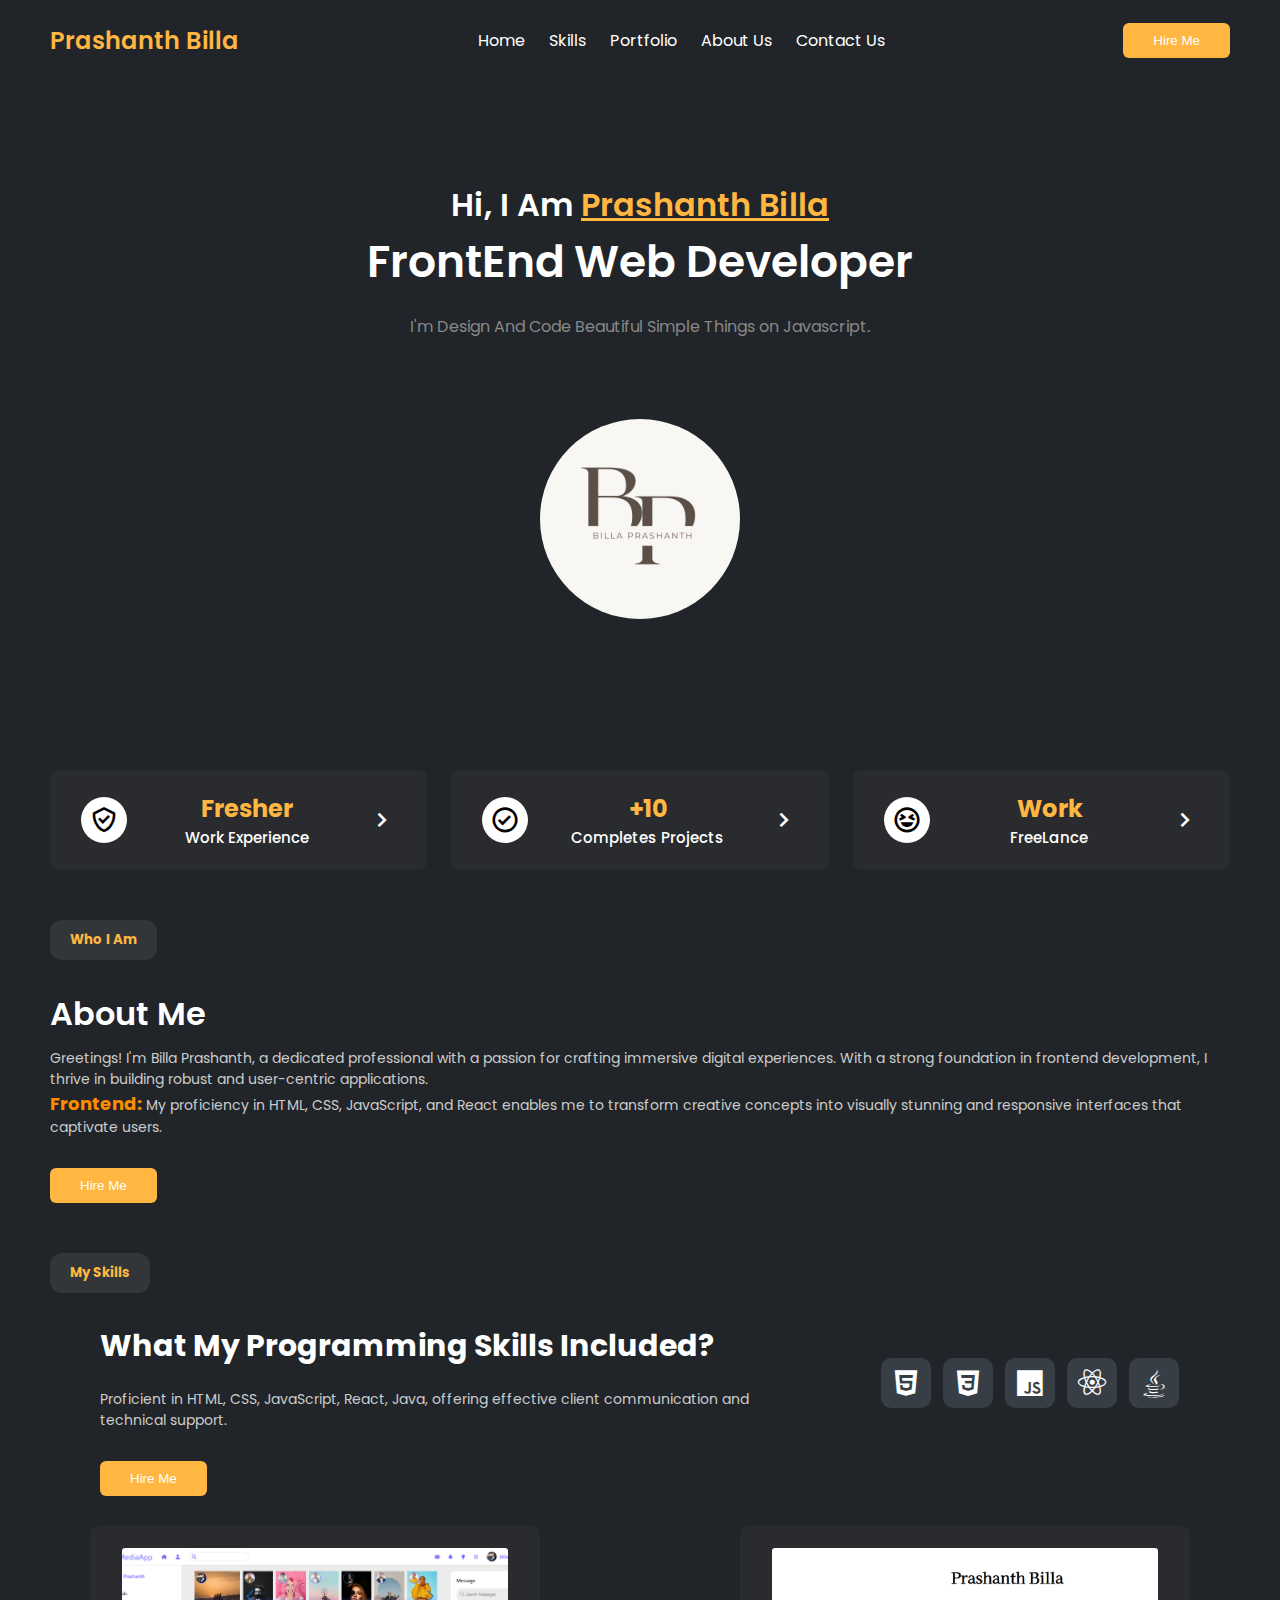
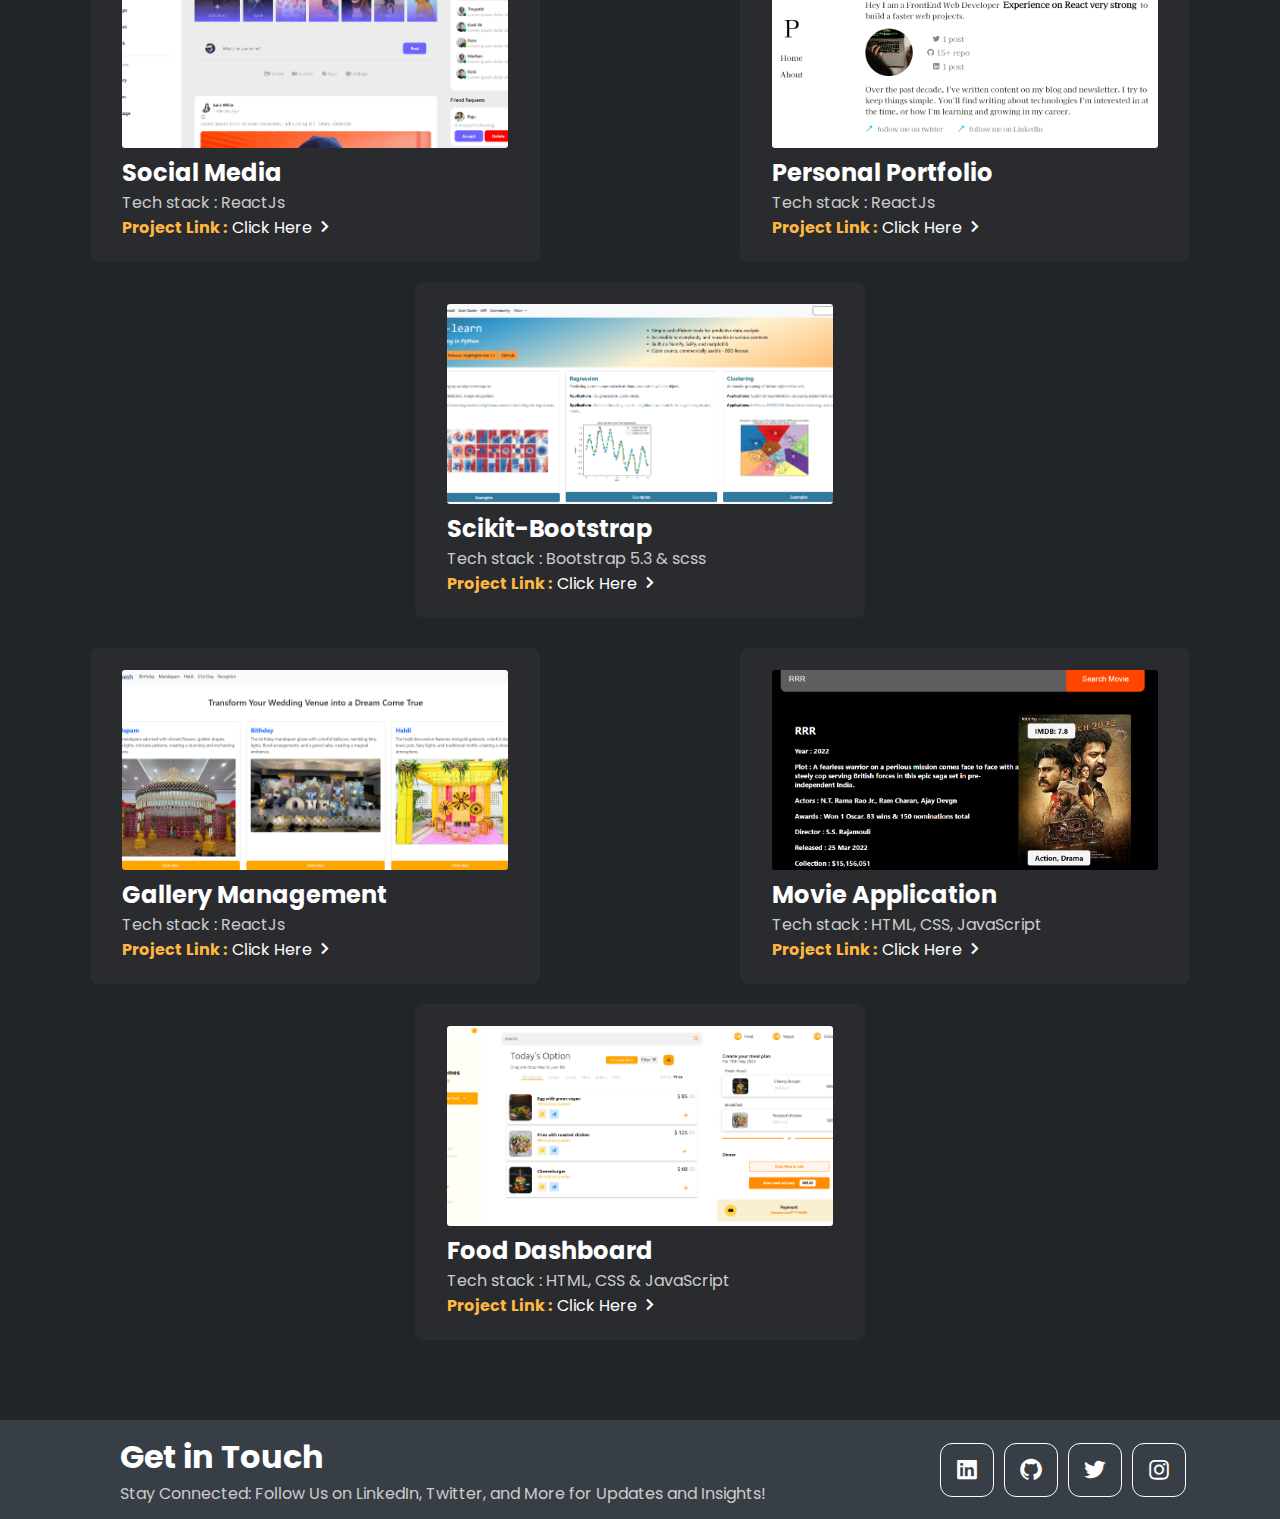
<file: index.html>
<!DOCTYPE html>
<html lang="en">
  <head>
    <meta charset="UTF-8" />
    <meta name="viewport" content="width=device-width, initial-scale=1.0" />
    <link
      href="https://unpkg.com/boxicons@2.1.4/css/boxicons.min.css"
      rel="stylesheet"
    />
    <link rel="stylesheet" href="./style.css" />
    <title>Portfolio-Dashboard</title>
  </head>
  <body>
    <div class="navbar">
      <h2>Prashanth Billa</h2>
      <ul>
        <li><a href="#">Home</a></li>
        <li><a href="#skills">Skills</a></li>
        <li><a href="#">Portfolio</a></li>
        <li><a href="#about">About Us</a></li>
        <li><a href="#contact">Contact Us</a></li>
      </ul>

      <button class="Hire-btn">
        <a href="https://mail.google.com/mail/u/0/#inbox" target="_blank"
          >Hire Me</a
        >
      </button>
    </div>

    <div class="main">
      <h4>Hi, I Am <span>Prashanth Billa</span></h4>
      <p class="title">FrontEnd Web Developer</p>
      <p class="subtitle">
        I'm Design And Code Beautiful Simple Things on Javascript.
      </p>
      <img src="./assets/Prashanth-Logo-2.png" />
    </div>

    <div class="guarantee">
      <div class="item">
        <div class="icon">
          <i class="bx bx-check-shield"></i>
        </div>
        <div class="info">
          <h3>Fresher</h3>
          <p>Work Experience</p>
        </div>
        <i class="bx bx-chevron-right"></i>
      </div>

      <div class="item">
        <div class="icon">
          <i class="bx bx-check-circle"></i>
        </div>
        <div class="info">
          <h3>+10</h3>
          <p>Completes Projects</p>
        </div>
        <i class="bx bx-chevron-right"></i>
      </div>

      <div class="item">
        <div class="icon">
          <i class="bx bx-laugh"></i>
        </div>
        <div class="info">
          <h3>Work</h3>
          <p>FreeLance</p>
        </div>
        <i class="bx bx-chevron-right"></i>
      </div>
    </div>

    <h5 class="separator">Who I Am</h5>
    <div class="about" id="about">
      <!-- <img src="assets/profile.jpg" /> -->
      <div class="info">
        <h3>About Me</h3>
        <p>
          Greetings! I'm Billa Prashanth, a dedicated professional with a
          passion for crafting immersive digital experiences. With a strong
          foundation in frontend development, I thrive in building robust and
          user-centric applications.
        </p>
        <p>
          <strong class="p-strong">Frontend:</strong>
          My proficiency in HTML, CSS, JavaScript, and React enables me to
          transform creative concepts into visually stunning and responsive
          interfaces that captivate users.
        </p>
        <!-- <p>
          <strong class="p-strong">Backend:</strong>
          Leveraging Node.js and Express.js, I specialize in developing
          efficient server-side solutions that power dynamic web applications
          with seamless functionality.
        </p>
        <p>
          <strong class="p-strong">Database:</strong>
          I have a knack for working with MongoDB, ensuring data persistence and
          management that aligns perfectly with the needs of modern web
          applications.
        </p> -->
        <button class="Hire-btn">
          <a href="https://mail.google.com/mail/u/0/#inbox" target="_blank"
            >Hire Me</a
          >
        </button>
      </div>
    </div>

    <h5 class="separator">My Skills</h5>

    <div class="skills" id="skills">
      <div class="left">
        <div class="info">
          <h3>What My Programming Skills Included?</h3>
          <p>
            Proficient in HTML, CSS, JavaScript, React, Java, offering effective client
            communication and technical support.
          </p>
        </div>
        <button class="Hire-btn">Hire Me</button>
      </div>
      <div class="right">
        <div class="item">
          <i class="bx bxl-html5"></i>
        </div>
        <div class="item">
          <i class="bx bxl-css3"></i>
        </div>
        <div class="item">
          <i class="bx bxl-javascript"></i>
        </div>
        <div class="item">
          <i class="bx bxl-react"></i>
        </div>
        <!-- <div class="item">
          <i class="bx bxl-mongodb"></i>
        </div> -->
        <!-- <div class="item">
          <i class="bx bxl-nodejs"></i>
        </div> -->
        <!-- <div class="item">
          <i class="bx bxl-bootstrap"></i>
        </div> -->
        <div class="item">
          <i class="bx bxl-java"></i>
        </div>
      </div>
    </div>
    <!-- Project Section -->
    <div class="project">
      <div class="project-item">
        <img src="assets/SocialMedia.png" />
        <div class="headings">
          <h2>Social Media</h2>
          <p>Tech stack : ReactJs</p>
        </div>
        <div class="link">
          <strong>Project Link : </strong>
          <a href="https://social-media-bice-mu.vercel.app/" target="_blank">
            Click Here
            <i class="bx bx-chevron-right"></i>
          </a>
        </div>
      </div>

      <div class="project-item">
        <img src="assets/portfoliooo.png" class="second-img" />
        <div class="headings">
          <h2>Personal Portfolio</h2>
          <p>Tech stack : ReactJs</p>
        </div>
        <div class="link">
          <strong>Project Link : </strong>
          <a href="https://portfolio1-omega-eight.vercel.app/" target="_blank">
            Click Here
            <i class="bx bx-chevron-right"></i>
          </a>
        </div>
      </div>

      <div class="project-item">
        <img src="assets/Scikit-Project1.png" />
        <div class="headings">
          <h2>Scikit-Bootstrap</h2>
          <p>Tech stack : Bootstrap 5.3 & scss</p>
        </div>
        <div class="link">
          <strong>Project Link : </strong>
          <a href="https://scikit-bootstrap.vercel.app/" target="_blank">
            Click Here
            <i class="bx bx-chevron-right"></i>
          </a>
        </div>
      </div>
    </div>
    <div class="project">
      <div class="project-item">
        <img src="assets/Birthday.png" />
        <div class="headings">
          <h2>Gallery Management</h2>
          <p>Tech stack : ReactJs</p>
        </div>
        <div class="link">
          <strong>Project Link : </strong>
          <a
            href="https://gallery-management-seven.vercel.app/"
            target="_blank"
          >
            Click Here
            <i class="bx bx-chevron-right"></i>
          </a>
        </div>
      </div>

      <div class="project-item">
        <img src="assets/Movie-info-Project1.png" class="second-img" />
        <div class="headings">
          <h2>Movie Application</h2>
          <p>Tech stack : HTML, CSS, JavaScript</p>
        </div>
        <div class="link">
          <strong>Project Link : </strong>
          <a href="https://movie-application-jade.vercel.app/" target="_blank">
            Click Here
            <i class="bx bx-chevron-right"></i>
          </a>
        </div>
      </div>

      <div class="project-item">
        <img src="assets/Food-delivery-dashboard.png" />
        <div class="headings">
          <h2>Food Dashboard</h2>
          <p>Tech stack : HTML, CSS & JavaScript</p>
        </div>
        <div class="link">
          <strong>Project Link : </strong>
          <a href="https://food-dashboard1.vercel.app/" target="_blank">
            Click Here
            <i class="bx bx-chevron-right"></i>
          </a>
        </div>
      </div>
    </div>

    <!-- Footer Section -->
    <footer>
      <div class="left" id="contact">
        <h1>Get in Touch</h1>
        <p>
          Stay Connected: Follow Us on LinkedIn, Twitter, and More for Updates
          and Insights!
        </p>
      </div>
      <div class="right">
        <div class="item">
          <a
            href="https://www.linkedin.com/in/prashanth-billa-583aa02b4/"
            target="_blank"
          >
            <i class="bx bxl-linkedin-square"></i>
          </a>
        </div>
        <div class="item">
          <a href="https://github.com/billaprashanth" target="_blank">
            <i class="bx bxl-github"></i>
          </a>
        </div>
        <div class="item">
          <a href="https://twitter.com/PrashanthBillab" target="_blank">
            <i class="bx bxl-twitter"></i>
          </a>
        </div>
        <div class="item">
          <a href="" target="_blank">
            <i class="bx bxl-instagram"></i>
          </a>
        </div>
      </div>
    </footer>
  </body>
</html>
</file>
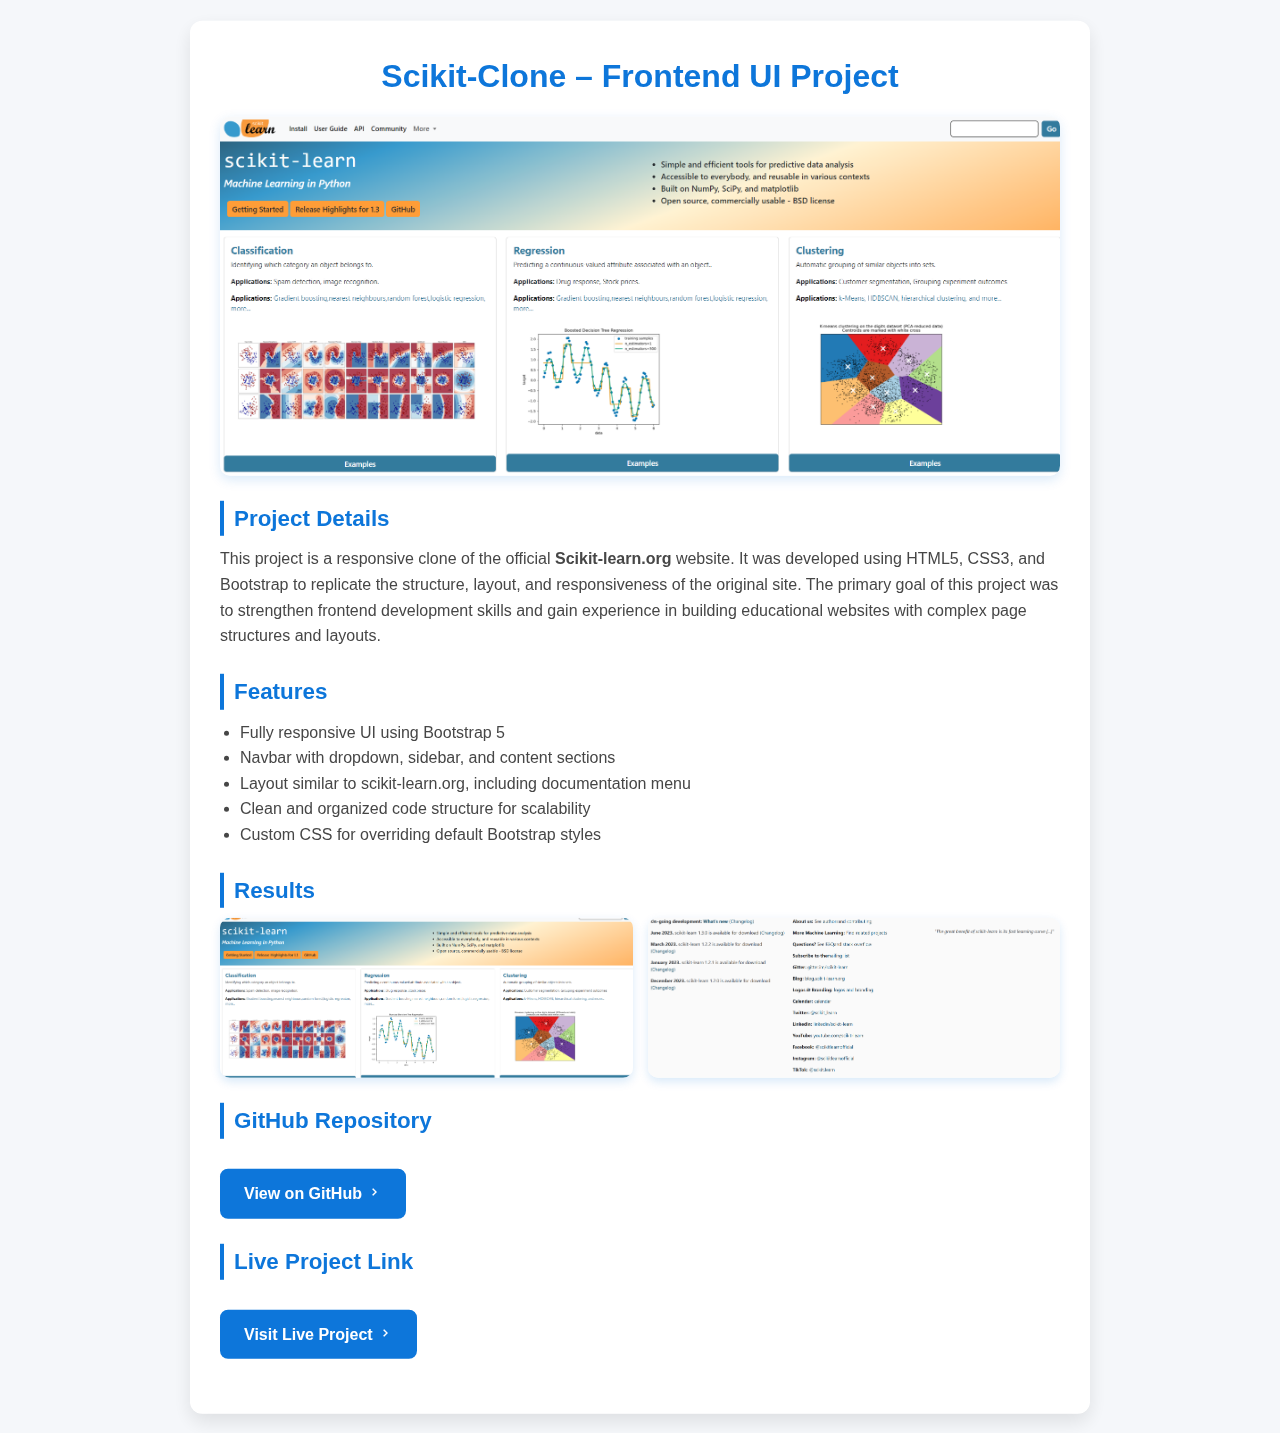
<file: Sections/bootstrap_web.html>
<!DOCTYPE html>
<html lang="en">
<head>
  <meta charset="UTF-8" />
  <meta name="viewport" content="width=device-width, initial-scale=1" />
  <title>Scikit-Clone - Frontend UI Project</title>
  <link href="https://cdn.jsdelivr.net/npm/boxicons@2.1.4/css/boxicons.min.css" rel="stylesheet" />
  <style>
    * {
      margin: 0;
      padding: 0;
      box-sizing: border-box;
      font-family: 'Segoe UI', Tahoma, Geneva, Verdana, sans-serif;
    }
    body {
      background: #f5f7fa;
      color: #333;
      line-height: 1.6;
      padding: 20px;
      min-height: 100vh;
      display: flex;
      justify-content: center;
      align-items: center;
    }
    .container {
      background: #fff;
      max-width: 900px;
      width: 100%;
      padding: 30px;
      border-radius: 12px;
      box-shadow: 0 8px 20px rgba(0,0,0,0.1);
      overflow: hidden;
    }
    h1 {
      font-size: 2rem;
      margin-bottom: 15px;
      color: #0a74da;
      text-align: center;
    }
    .project-image {
      width: 100%;
      max-height: 400px;
      object-fit: contain;
      border-radius: 10px;
      margin-bottom: 25px;
      box-shadow: 0 4px 12px rgba(10, 116, 218, 0.15);
      display: block;
      margin-left: auto;
      margin-right: auto;
    }
    .section {
      margin-bottom: 25px;
    }
    .section h2 {
      font-size: 1.4rem;
      margin-bottom: 10px;
      border-left: 4px solid #0a74da;
      padding-left: 10px;
      color: #0a74da;
    }
    .section p, .section ul {
      font-size: 1rem;
      color: #444;
    }
    ul {
      list-style-type: disc;
      margin-left: 20px;
    }
    .btn-link {
      display: inline-block;
      background-color: #0a74da;
      color: white;
      padding: 12px 24px;
      text-decoration: none;
      border-radius: 8px;
      font-weight: 600;
      transition: background-color 0.3s ease;
      margin-top: 20px;
      text-align: center;
    }
    .btn-link:hover {
      background-color: #084ca3;
    }
    .results-grid {
      display: grid;
      grid-template-columns: repeat(auto-fit, minmax(250px, 1fr));
      gap: 15px;
    }
    .results-grid img {
      width: 100%;
      height: 160px;
      object-fit: cover;
      border-radius: 10px;
      box-shadow: 0 4px 10px rgba(10, 116, 218, 0.15);
      transition: transform 0.3s ease;
      cursor: pointer;
    }
    .results-grid img:hover {
      transform: scale(1.05);
    }
    @media (max-width: 600px) {
      h1 {
        font-size: 1.6rem;
      }
      .container {
        padding: 20px;
      }
    }
  </style>
</head>
<body>
  <div class="container">
    <h1>Scikit-Clone – Frontend UI Project</h1>
    <img
      src="../assets/Scikit-Project1.png"
      alt="Scikit Clone UI"
      class="project-image"
    />

    <div class="section">
      <h2>Project Details</h2>
      <p>
        This project is a responsive clone of the official <strong>Scikit-learn.org</strong> website. It was developed using HTML5, CSS3, and Bootstrap to replicate the structure, layout, and responsiveness of the original site.
        The primary goal of this project was to strengthen frontend development skills and gain experience in building educational websites with complex page structures and layouts.
      </p>
    </div>

    <div class="section">
      <h2>Features</h2>
      <ul>
        <li>Fully responsive UI using Bootstrap 5</li>
        <li>Navbar with dropdown, sidebar, and content sections</li>
        <li>Layout similar to scikit-learn.org, including documentation menu</li>
        <li>Clean and organized code structure for scalability</li>
        <li>Custom CSS for overriding default Bootstrap styles</li>
      </ul>
    </div>

    <div class="section">
      <h2>Results</h2>
      <div class="results-grid">
        <img src="../assets/Scikit-Project1.png" alt="Home Page" />
        <img src="../assets/bootstrap_results.png" alt="Documentation Page" />
      </div>
    </div>

    <div class="section">
      <h2>GitHub Repository</h2>
      <a
        href="https://github.com/billaprashanth/Scikit-Bootstrap"
        target="_blank"
        rel="noopener noreferrer"
        class="btn-link"
      >
        View on GitHub <i class="bx bx-chevron-right"></i>
      </a>
    </div>

    <div class="section">
      <h2>Live Project Link</h2>
      <a
        href="https://scikit-bootstrap.vercel.app/"
        target="_blank"
        rel="noopener noreferrer"
        class="btn-link"
      >
        Visit Live Project <i class="bx bx-chevron-right"></i>
      </a>
    </div>
  </div>

  <script src="https://cdnjs.cloudflare.com/ajax/libs/gsap/3.12.2/gsap.min.js"></script>
  <script>
    window.onload = () => {
      gsap.from(".container", {
        duration: 1.2,
        y: 50,
        opacity: 0,
        ease: "power3.out",
      });
    };
  </script>
</body>
</html>
</file>
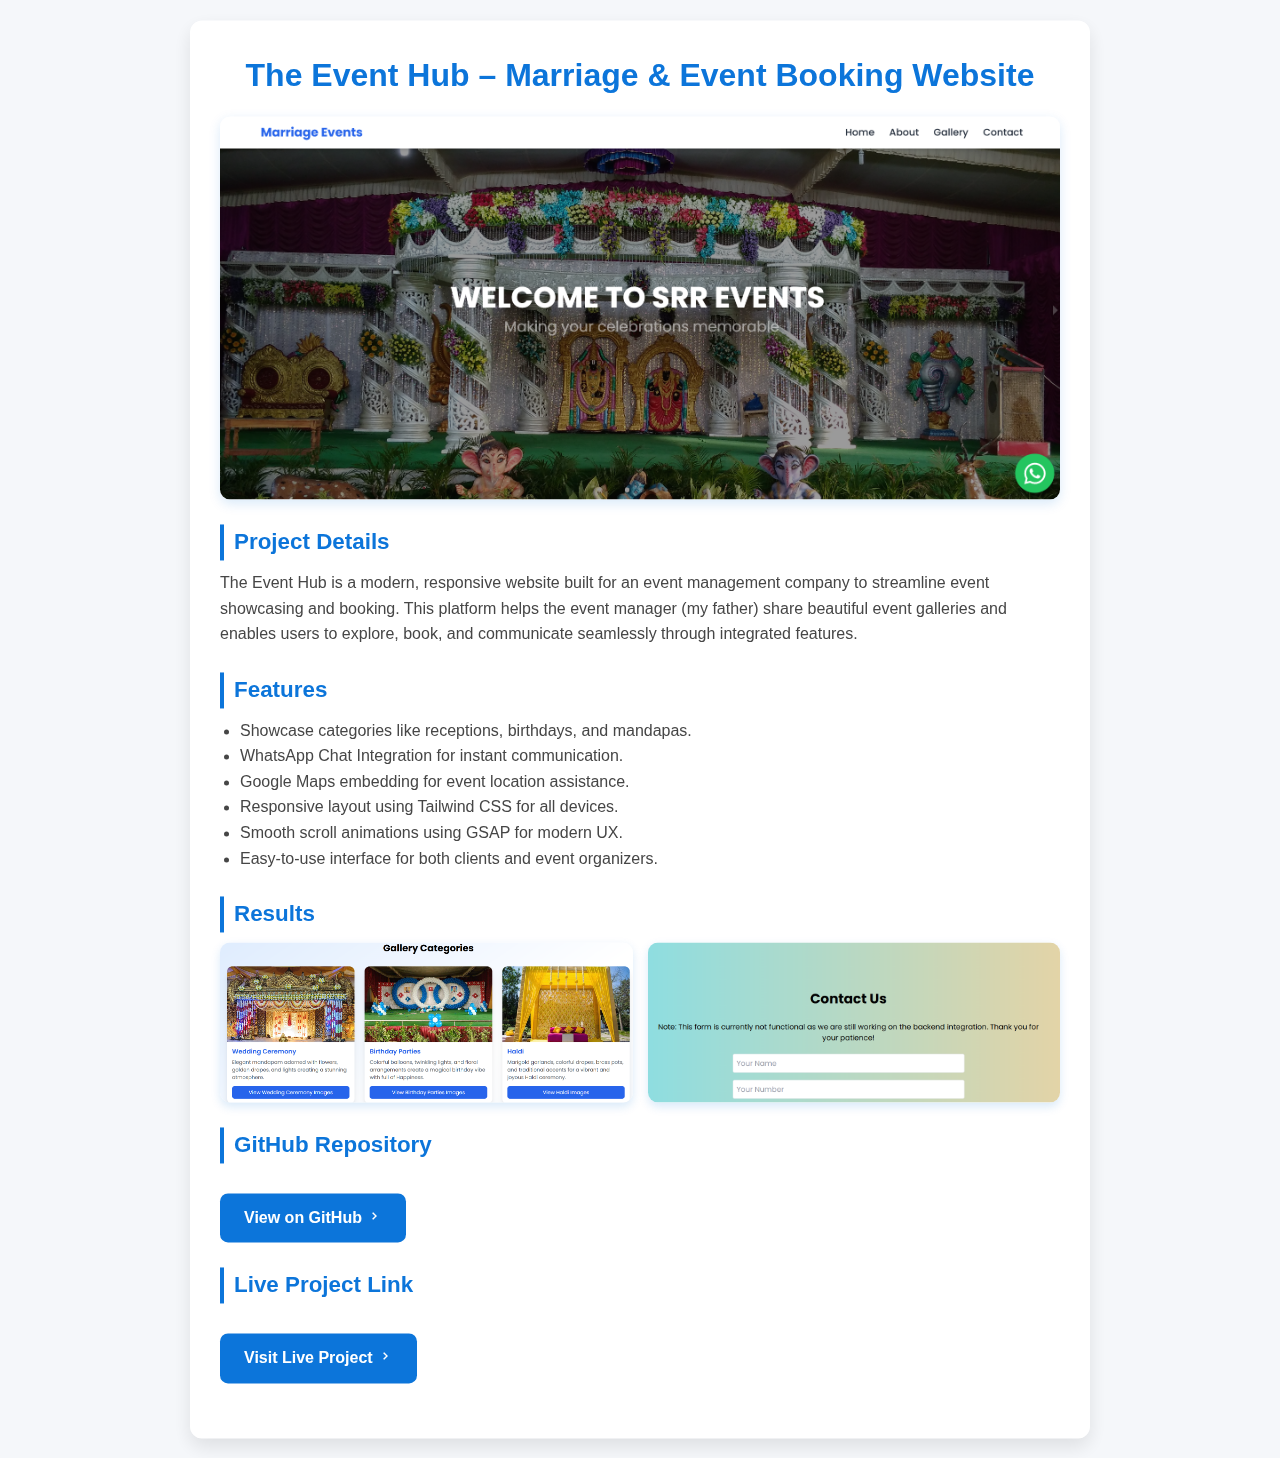
<file: Sections/event_web.html>
<!DOCTYPE html>
<html lang="en">
<head>
  <meta charset="UTF-8" />
  <meta name="viewport" content="width=device-width, initial-scale=1" />
  <title>The Event Hub - Marriage & Event Booking Website</title>
  <link href="https://cdn.jsdelivr.net/npm/boxicons@2.1.4/css/boxicons.min.css" rel="stylesheet" />
  <style>
    * {
      margin: 0;
      padding: 0;
      box-sizing: border-box;
      font-family: 'Segoe UI', Tahoma, Geneva, Verdana, sans-serif;
    }
    body {
      background: #f5f7fa;
      color: #333;
      line-height: 1.6;
      padding: 20px;
      min-height: 100vh;
      display: flex;
      justify-content: center;
      align-items: center;
    }
    .container {
      background: #fff;
      max-width: 900px;
      width: 100%;
      padding: 30px;
      border-radius: 12px;
      box-shadow: 0 8px 20px rgba(0,0,0,0.1);
      overflow: hidden;
    }
    h1 {
      font-size: 2rem;
      margin-bottom: 15px;
      color: #0a74da;
      text-align: center;
    }
    .project-image {
      width: 100%;
      max-height: 400px;
      object-fit: contain;
      border-radius: 10px;
      margin-bottom: 25px;
      box-shadow: 0 4px 12px rgba(10, 116, 218, 0.15);
      display: block;
      margin-left: auto;
      margin-right: auto;
    }
    .section {
      margin-bottom: 25px;
    }
    .section h2 {
      font-size: 1.4rem;
      margin-bottom: 10px;
      border-left: 4px solid #0a74da;
      padding-left: 10px;
      color: #0a74da;
    }
    .section p, .section ul {
      font-size: 1rem;
      color: #444;
    }
    ul {
      list-style-type: disc;
      margin-left: 20px;
    }
    .btn-link {
      display: inline-block;
      background-color: #0a74da;
      color: white;
      padding: 12px 24px;
      text-decoration: none;
      border-radius: 8px;
      font-weight: 600;
      transition: background-color 0.3s ease;
      margin-top: 20px;
      text-align: center;
    }
    .btn-link:hover {
      background-color: #084ca3;
    }
    .results-grid {
      display: grid;
      grid-template-columns: repeat(auto-fit, minmax(250px, 1fr));
      gap: 15px;
    }
    .results-grid img {
      width: 100%;
      height: 160px;
      object-fit: cover;
      border-radius: 10px;
      box-shadow: 0 4px 10px rgba(10, 116, 218, 0.15);
      transition: transform 0.3s ease;
      cursor: pointer;
    }
    .results-grid img:hover {
      transform: scale(1.05);
    }
    @media (max-width: 600px) {
      h1 {
        font-size: 1.6rem;
      }
      .container {
        padding: 20px;
      }
    }
  </style>
</head>
<body>
  <div class="container">
    <h1>The Event Hub – Marriage & Event Booking Website</h1>
    <img
      src="../assets/Event-app.png"
      alt="The Event Hub Website"
      class="project-image"
    />

    <div class="section">
      <h2>Project Details</h2>
      <p>
        The Event Hub is a modern, responsive website built for an event management company to streamline event showcasing and booking. This platform helps the event manager (my father) share beautiful event galleries and enables users to explore, book, and communicate seamlessly through integrated features.
      </p>
    </div>

    <div class="section">
      <h2>Features</h2>
      <ul>
        <li>Showcase categories like receptions, birthdays, and mandapas.</li>
        <li>WhatsApp Chat Integration for instant communication.</li>
        <li>Google Maps embedding for event location assistance.</li>
        <li>Responsive layout using Tailwind CSS for all devices.</li>
        <li>Smooth scroll animations using GSAP for modern UX.</li>
        <li>Easy-to-use interface for both clients and event organizers.</li>
      </ul>
    </div>

    <div class="section">
      <h2>Results</h2>
      <div class="results-grid">
        <img src="../assets/Event_result_1.png" alt="Gallery View" />
        <img src="../assets/Event_result_2.png" alt="Contact Page" />
      </div>
    </div>

    <div class="section">
      <h2>GitHub Repository</h2>
      <a
        href="https://github.com/billaprashanth/Event-Marraige-Website"
        target="_blank"
        rel="noopener noreferrer"
        class="btn-link"
      >
        View on GitHub <i class="bx bx-chevron-right"></i>
      </a>
    </div>

    <div class="section">
      <h2>Live Project Link</h2>
      <a
        href="https://event-marraige-website.vercel.app/"
        target="_blank"
        rel="noopener noreferrer"
        class="btn-link"
      >
        Visit Live Project <i class="bx bx-chevron-right"></i>
      </a>
    </div>
  </div>

  <script src="https://cdnjs.cloudflare.com/ajax/libs/gsap/3.12.2/gsap.min.js"></script>
  <script>
    window.onload = () => {
      gsap.from(".container", {
        duration: 1.2,
        y: 50,
        opacity: 0,
        ease: "power3.out",
      });
    };
  </script>
</body>
</html>
</file>
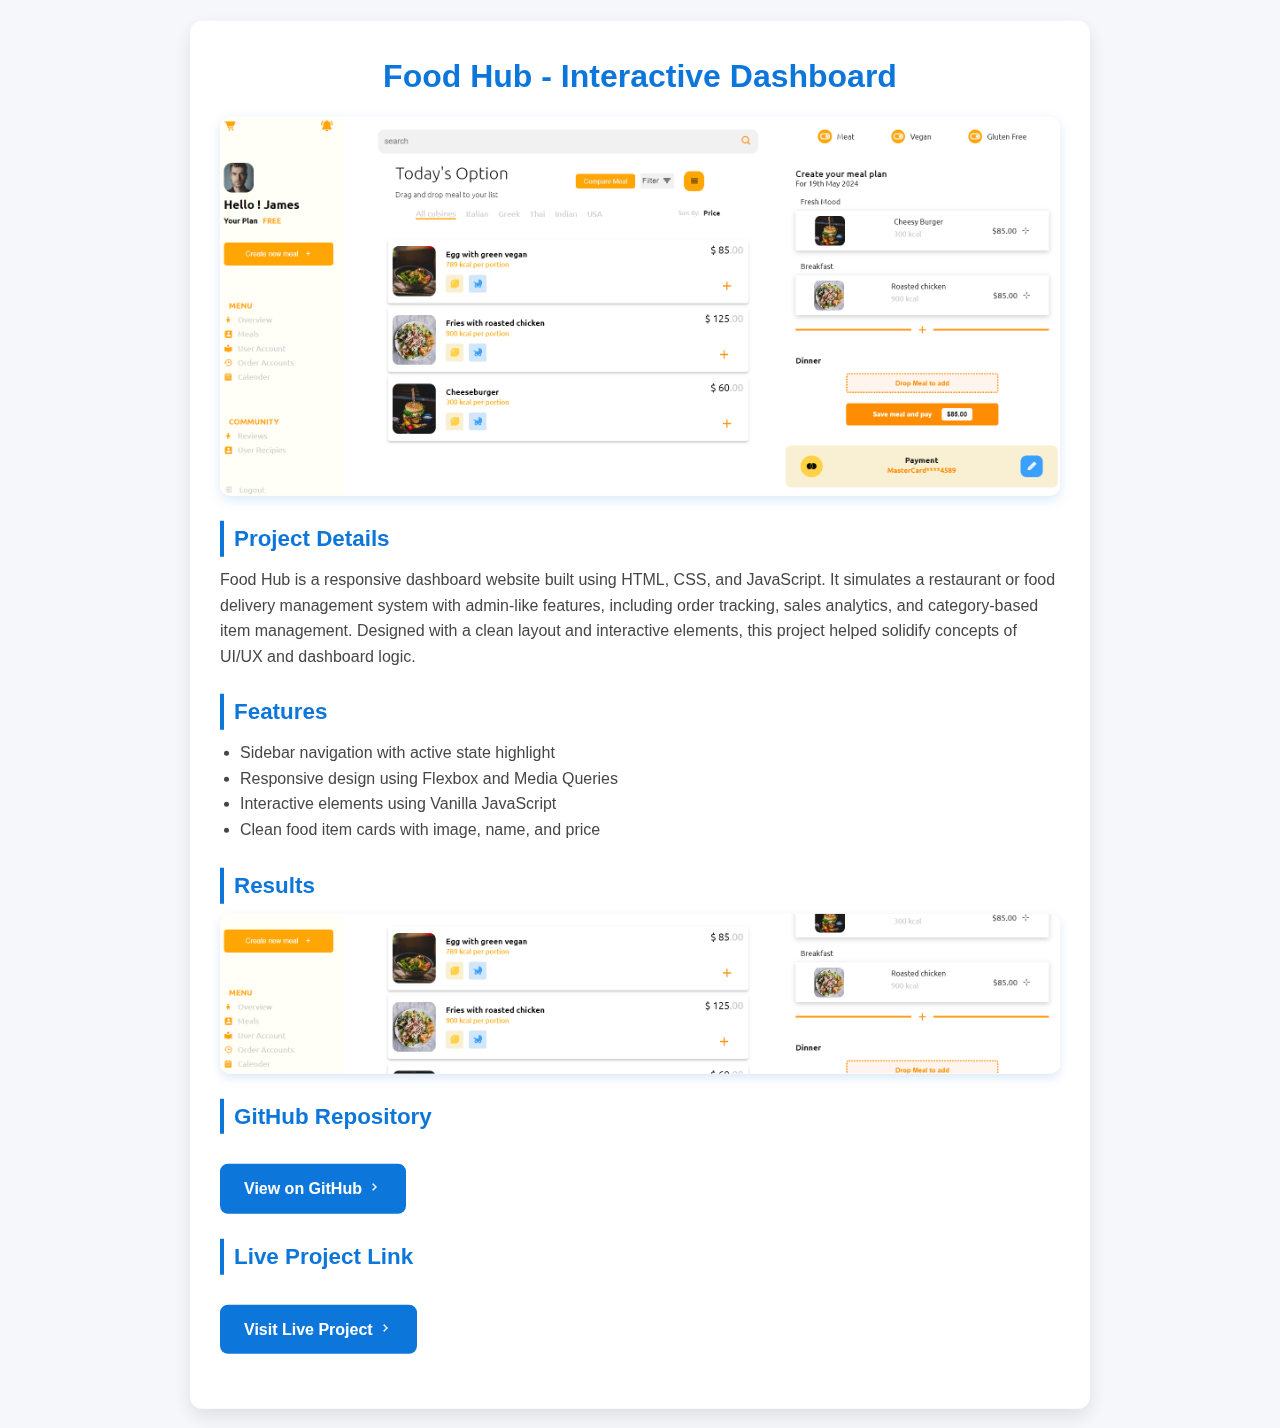
<file: Sections/Food_Web.html>
<!DOCTYPE html>
<html lang="en">
<head>
  <meta charset="UTF-8" />
  <meta name="viewport" content="width=device-width, initial-scale=1" />
  <title>Food Hub - Interactive Dashboard</title>
  <link href="https://cdn.jsdelivr.net/npm/boxicons@2.1.4/css/boxicons.min.css" rel="stylesheet" />
  <style>
    * {
      margin: 0;
      padding: 0;
      box-sizing: border-box;
      font-family: 'Segoe UI', Tahoma, Geneva, Verdana, sans-serif;
    }
    body {
      background: #f5f7fa;
      color: #333;
      line-height: 1.6;
      padding: 20px;
      min-height: 100vh;
      display: flex;
      justify-content: center;
      align-items: center;
    }
    .container {
      background: #fff;
      max-width: 900px;
      width: 100%;
      padding: 30px;
      border-radius: 12px;
      box-shadow: 0 8px 20px rgba(0,0,0,0.1);
      overflow: hidden;
    }
    h1 {
      font-size: 2rem;
      margin-bottom: 15px;
      color: #0a74da;
      text-align: center;
    }
    .project-image {
      width: 100%;
      max-height: 400px;
      object-fit: contain;
      border-radius: 10px;
      margin-bottom: 25px;
      box-shadow: 0 4px 12px rgba(10, 116, 218, 0.15);
      display: block;
      margin-left: auto;
      margin-right: auto;
    }
    .section {
      margin-bottom: 25px;
    }
    .section h2 {
      font-size: 1.4rem;
      margin-bottom: 10px;
      border-left: 4px solid #0a74da;
      padding-left: 10px;
      color: #0a74da;
    }
    .section p, .section ul {
      font-size: 1rem;
      color: #444;
    }
    ul {
      list-style-type: disc;
      margin-left: 20px;
    }
    .btn-link {
      display: inline-block;
      background-color: #0a74da;
      color: white;
      padding: 12px 24px;
      text-decoration: none;
      border-radius: 8px;
      font-weight: 600;
      transition: background-color 0.3s ease;
      margin-top: 20px;
      text-align: center;
    }
    .btn-link:hover {
      background-color: #084ca3;
    }
    .results-grid {
      display: grid;
      grid-template-columns: repeat(auto-fit, minmax(250px, 1fr));
      gap: 15px;
    }
    .results-grid img {
      width: 100%;
      height: 160px;
      object-fit: cover;
      border-radius: 10px;
      box-shadow: 0 4px 10px rgba(10, 116, 218, 0.15);
      transition: transform 0.3s ease;
      cursor: pointer;
    }
    .results-grid img:hover {
      transform: scale(1.05);
    }
    @media (max-width: 600px) {
      h1 {
        font-size: 1.6rem;
      }
      .container {
        padding: 20px;
      }
    }
  </style>
</head>
<body>
  <div class="container">
    <h1>Food Hub - Interactive Dashboard</h1>
    <img
      src="../assets/Food-delivery-dashboard.png"
      alt="Food Hub Dashboard"
      class="project-image"
    />

    <div class="section">
      <h2>Project Details</h2>
      <p>
        Food Hub is a responsive dashboard website built using HTML, CSS, and JavaScript. It simulates a restaurant or food delivery management system with admin-like features, including order tracking, sales analytics, and category-based item management. Designed with a clean layout and interactive elements, this project helped solidify concepts of UI/UX and dashboard logic.
      </p>
    </div>

    <div class="section">
      <h2>Features</h2>
      <ul>
        <li>Sidebar navigation with active state highlight</li>
        <li>Responsive design using Flexbox and Media Queries</li>
        <li>Interactive elements using Vanilla JavaScript</li>
        <li>Clean food item cards with image, name, and price</li>
      </ul>
    </div>

    <div class="section">
      <h2>Results</h2>
      <div class="results-grid">
        <img src="../assets/Food-delivery-dashboard.png" alt="Dashboard UI" />
        <!-- <img src="../Project-assets/foodhub-dashboard2.png" alt="Responsive Layout" /> -->
      </div>
    </div>

    <div class="section">
      <h2>GitHub Repository</h2>
      <a
        href="https://github.com/billaprashanth/Food-Dashboard1"
        target="_blank"
        rel="noopener noreferrer"
        class="btn-link"
      >
        View on GitHub <i class="bx bx-chevron-right"></i>
      </a>
    </div>

    <div class="section">
      <h2>Live Project Link</h2>
      <a
        href="https://food-dashboard1.vercel.app/"
        target="_blank"
        rel="noopener noreferrer"
        class="btn-link"
      >
        Visit Live Project <i class="bx bx-chevron-right"></i>
      </a>
    </div>
  </div>

  <script src="https://cdnjs.cloudflare.com/ajax/libs/gsap/3.12.2/gsap.min.js"></script>
  <script>
    window.onload = () => {
      gsap.from(".container", {
        duration: 1.2,
        y: 50,
        opacity: 0,
        ease: "power3.out",
      });
    };
  </script>
</body>
</html>
</file>
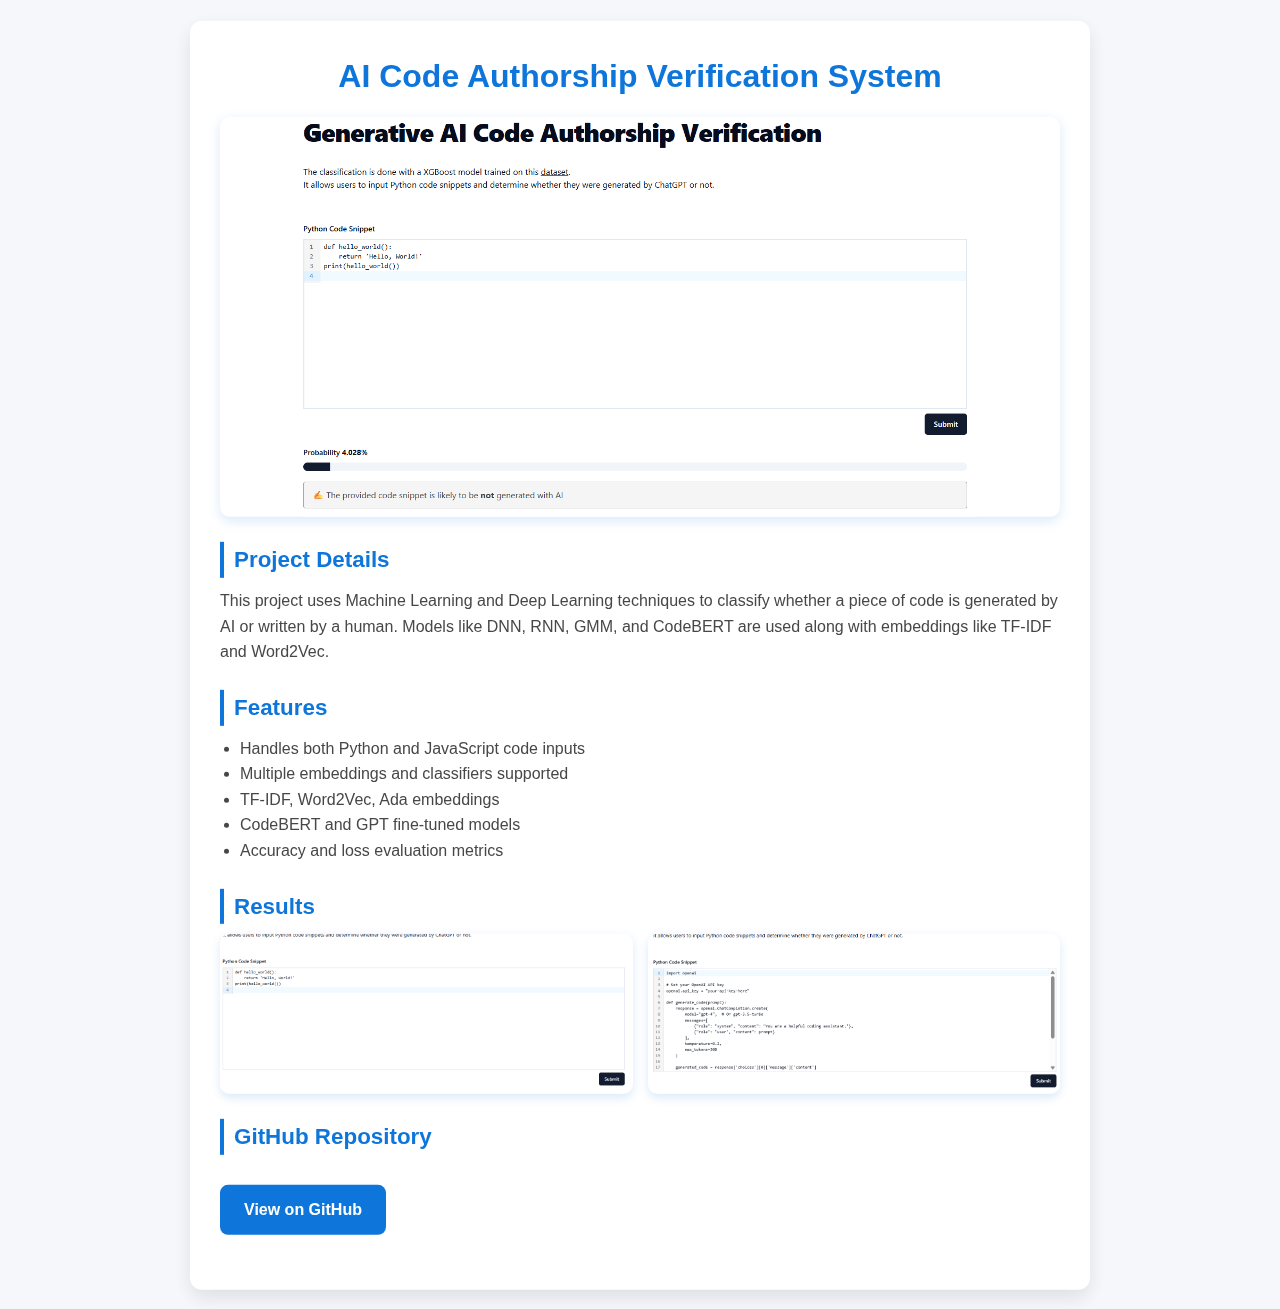
<file: Sections/gen_ds.html>
<!DOCTYPE html>
<html lang="en">
<head>
  <meta charset="UTF-8" />
  <meta name="viewport" content="width=device-width, initial-scale=1" />
  <title>AI Code Authorship Verification System</title>
  <link href="https://cdn.jsdelivr.net/npm/boxicons@2.1.4/css/boxicons.min.css" rel="stylesheet" />
  <!-- Same CSS as other pages -->
</head>
<body>
    <style>
  * {
    margin: 0;
    padding: 0;
    box-sizing: border-box;
    font-family: 'Segoe UI', Tahoma, Geneva, Verdana, sans-serif;
  }
  body {
    background: #f5f7fa;
    color: #333;
    line-height: 1.6;
    padding: 20px;
    min-height: 100vh;
    display: flex;
    justify-content: center;
    align-items: center;
  }
  .container {
    background: #fff;
    max-width: 900px;
    width: 100%;
    padding: 30px;
    border-radius: 12px;
    box-shadow: 0 8px 20px rgba(0, 0, 0, 0.1);
    overflow: hidden;
  }
  h1 {
    font-size: 2rem;
    margin-bottom: 15px;
    color: #0a74da;
    text-align: center;
  }
  .project-image {
    width: 100%;
    max-height: 400px;
    object-fit: contain;
    border-radius: 10px;
    margin-bottom: 25px;
    box-shadow: 0 4px 12px rgba(10, 116, 218, 0.15);
    display: block;
    margin-left: auto;
    margin-right: auto;
  }
  .section {
    margin-bottom: 25px;
  }
  .section h2 {
    font-size: 1.4rem;
    margin-bottom: 10px;
    border-left: 4px solid #0a74da;
    padding-left: 10px;
    color: #0a74da;
  }
  .section p,
  .section ul {
    font-size: 1rem;
    color: #444;
  }
  ul {
    list-style-type: disc;
    margin-left: 20px;
  }
  .btn-link {
    display: inline-block;
    background-color: #0a74da;
    color: white;
    padding: 12px 24px;
    text-decoration: none;
    border-radius: 8px;
    font-weight: 600;
    transition: background-color 0.3s ease;
    margin-top: 20px;
    text-align: center;
  }
  .btn-link:hover {
    background-color: #084ca3;
  }
  .results-grid {
    display: grid;
    grid-template-columns: repeat(auto-fit, minmax(250px, 1fr));
    gap: 15px;
  }
  .results-grid img {
    width: 100%;
    height: 160px;
    object-fit: cover;
    border-radius: 10px;
    box-shadow: 0 4px 10px rgba(10, 116, 218, 0.15);
    transition: transform 0.3s ease;
    cursor: pointer;
  }
  .results-grid img:hover {
    transform: scale(1.05);
  }
  @media (max-width: 600px) {
    h1 {
      font-size: 1.6rem;
    }
    .container {
      padding: 20px;
    }
  }
</style>

  <div class="container">
    <h1>AI Code Authorship Verification System</h1>
    <img src="../assets/GenAI_code_Human.png" class="project-image" alt="AI Code Authorship Cover" />

    <div class="section">
      <h2>Project Details</h2>
      <p>
        This project uses Machine Learning and Deep Learning techniques to classify whether a piece of code is generated by AI or written by a human. Models like DNN, RNN, GMM, and CodeBERT are used along with embeddings like TF-IDF and Word2Vec.
      </p>
    </div>

    <div class="section">
      <h2>Features</h2>
      <ul>
        <li>Handles both Python and JavaScript code inputs</li>
        <li>Multiple embeddings and classifiers supported</li>
        <li>TF-IDF, Word2Vec, Ada embeddings</li>
        <li>CodeBERT and GPT fine-tuned models</li>
        <li>Accuracy and loss evaluation metrics</li>
      </ul>
    </div>

    <div class="section">
      <h2>Results</h2>
      <div class="results-grid">
        <img src="../assets/GenAI_code_Human.png" alt="Result Graph 1" />
        <img src="../assets/GenAI_code_AI.png" alt="Result Graph 2" />
      </div>
    </div>

    <div class="section">
      <h2>GitHub Repository</h2>
      <a href="https://github.com/billaprashanth/GenAI-Code-Authorship-Project" target="_blank" class="btn-link">View on GitHub</a>
    </div>
  </div>

  <script src="https://cdnjs.cloudflare.com/ajax/libs/gsap/3.12.2/gsap.min.js"></script>
  <script>
    gsap.from(".container", { duration: 1.2, y: 50, opacity: 0, ease: "power3.out" });
  </script>
</body>
</html>
</file>
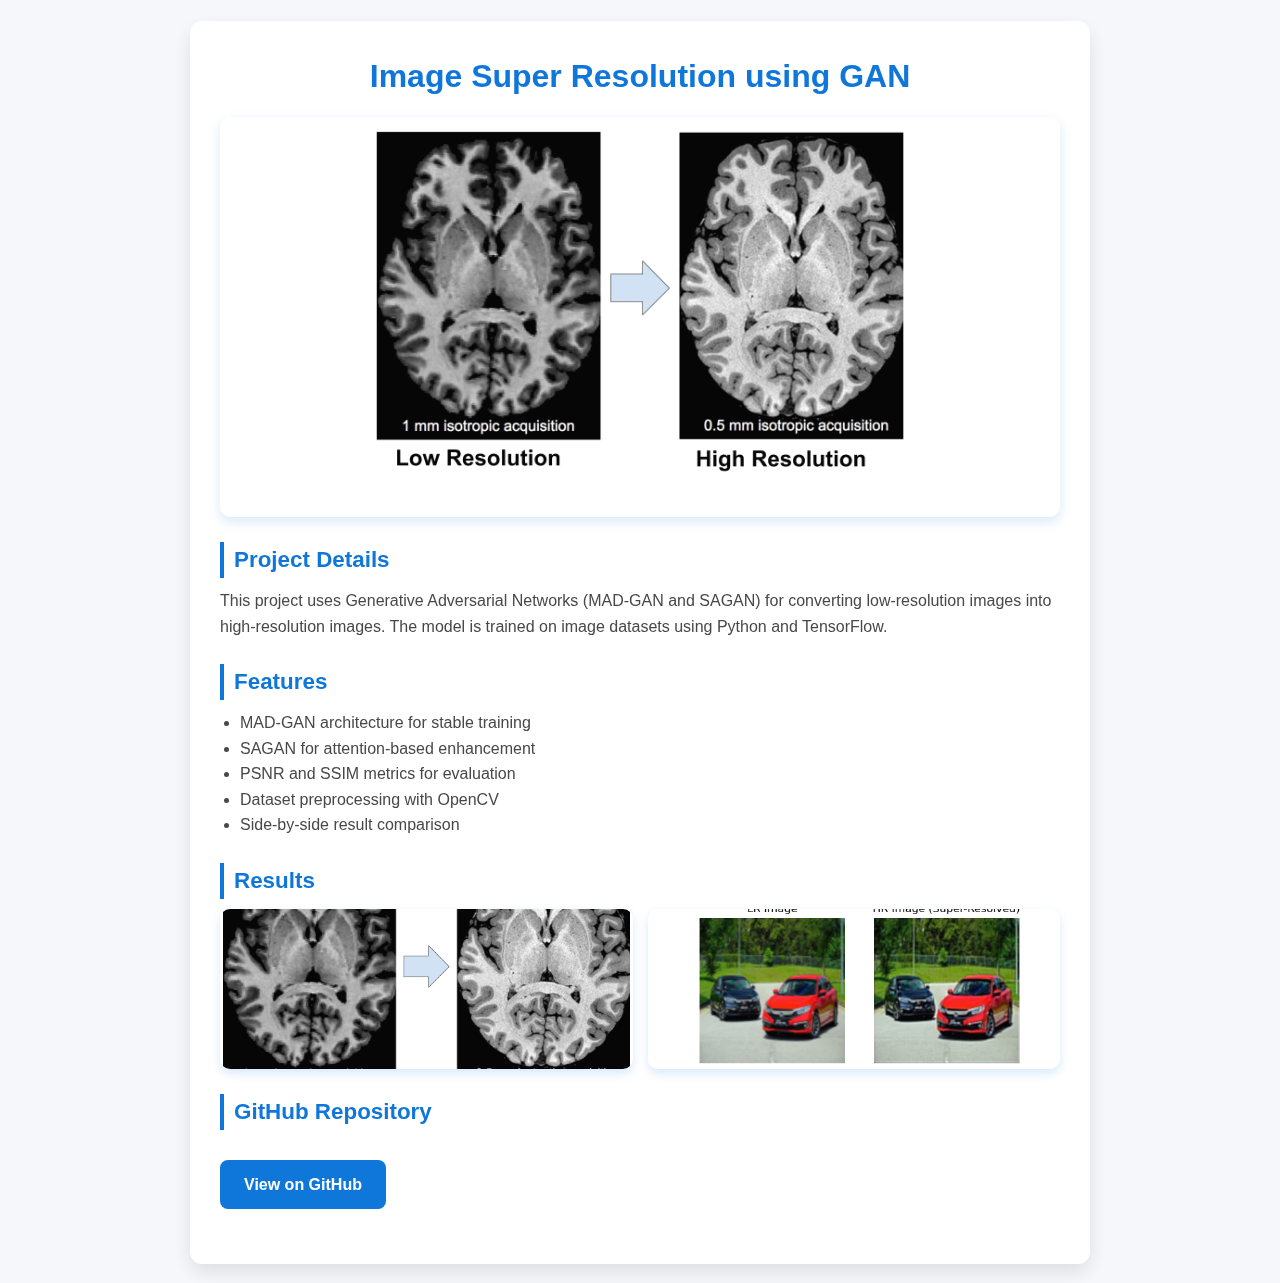
<file: Sections/imgResol_ds.html>
<!DOCTYPE html>
<html lang="en">
<head>
  <meta charset="UTF-8" />
  <meta name="viewport" content="width=device-width, initial-scale=1" />
  <title>Image Super Resolution with GAN</title>
  <link href="https://cdn.jsdelivr.net/npm/boxicons@2.1.4/css/boxicons.min.css" rel="stylesheet" />
</head>
<body>
  <style>
  * {
    margin: 0;
    padding: 0;
    box-sizing: border-box;
    font-family: 'Segoe UI', Tahoma, Geneva, Verdana, sans-serif;
  }
  body {
    background: #f5f7fa;
    color: #333;
    line-height: 1.6;
    padding: 20px;
    min-height: 100vh;
    display: flex;
    justify-content: center;
    align-items: center;
  }
  .container {
    background: #fff;
    max-width: 900px;
    width: 100%;
    padding: 30px;
    border-radius: 12px;
    box-shadow: 0 8px 20px rgba(0, 0, 0, 0.1);
    overflow: hidden;
  }
  h1 {
    font-size: 2rem;
    margin-bottom: 15px;
    color: #0a74da;
    text-align: center;
  }
  .project-image {
    width: 100%;
    max-height: 400px;
    object-fit: contain;
    border-radius: 10px;
    margin-bottom: 25px;
    box-shadow: 0 4px 12px rgba(10, 116, 218, 0.15);
    display: block;
    margin-left: auto;
    margin-right: auto;
  }
  .section {
    margin-bottom: 25px;
  }
  .section h2 {
    font-size: 1.4rem;
    margin-bottom: 10px;
    border-left: 4px solid #0a74da;
    padding-left: 10px;
    color: #0a74da;
  }
  .section p,
  .section ul {
    font-size: 1rem;
    color: #444;
  }
  ul {
    list-style-type: disc;
    margin-left: 20px;
  }
  .btn-link {
    display: inline-block;
    background-color: #0a74da;
    color: white;
    padding: 12px 24px;
    text-decoration: none;
    border-radius: 8px;
    font-weight: 600;
    transition: background-color 0.3s ease;
    margin-top: 20px;
    text-align: center;
  }
  .btn-link:hover {
    background-color: #084ca3;
  }
  .results-grid {
    display: grid;
    grid-template-columns: repeat(auto-fit, minmax(250px, 1fr));
    gap: 15px;
  }
  .results-grid img {
    width: 100%;
    height: 160px;
    object-fit: cover;
    border-radius: 10px;
    box-shadow: 0 4px 10px rgba(10, 116, 218, 0.15);
    transition: transform 0.3s ease;
    cursor: pointer;
  }
  .results-grid img:hover {
    transform: scale(1.05);
  }
  @media (max-width: 600px) {
    h1 {
      font-size: 1.6rem;
    }
    .container {
      padding: 20px;
    }
  }
</style>

  <div class="container">
    <h1>Image Super Resolution using GAN</h1>
    <img src="../assets/reolution_img_ds.png" class="project-image" alt="Image SR Cover" />

    <div class="section">
      <h2>Project Details</h2>
      <p>
        This project uses Generative Adversarial Networks (MAD-GAN and SAGAN) for converting low-resolution images into high-resolution images. The model is trained on image datasets using Python and TensorFlow.
      </p>
    </div>

    <div class="section">
      <h2>Features</h2>
      <ul>
        <li>MAD-GAN architecture for stable training</li>
        <li>SAGAN for attention-based enhancement</li>
        <li>PSNR and SSIM metrics for evaluation</li>
        <li>Dataset preprocessing with OpenCV</li>
        <li>Side-by-side result comparison</li>
      </ul>
    </div>

    <div class="section">
      <h2>Results</h2>
      <div class="results-grid">
        <img src="../assets/reolution_img_ds.png" alt="Before vs After 1" />
        <img src="../assets/Img_res_2.png" alt="Before vs After 2" />
      </div>
    </div>

    <div class="section">
      <h2>GitHub Repository</h2>
      <a href="https://github.com/billaprashanth/image-super-resolution-GAN" target="_blank" class="btn-link">View on GitHub</a>
    </div>
  </div>

  <script src="https://cdnjs.cloudflare.com/ajax/libs/gsap/3.12.2/gsap.min.js"></script>
  <script>
    gsap.from(".container", { duration: 1.2, y: 50, opacity: 0, ease: "power3.out" });
  </script>
</body>
</html>
</file>
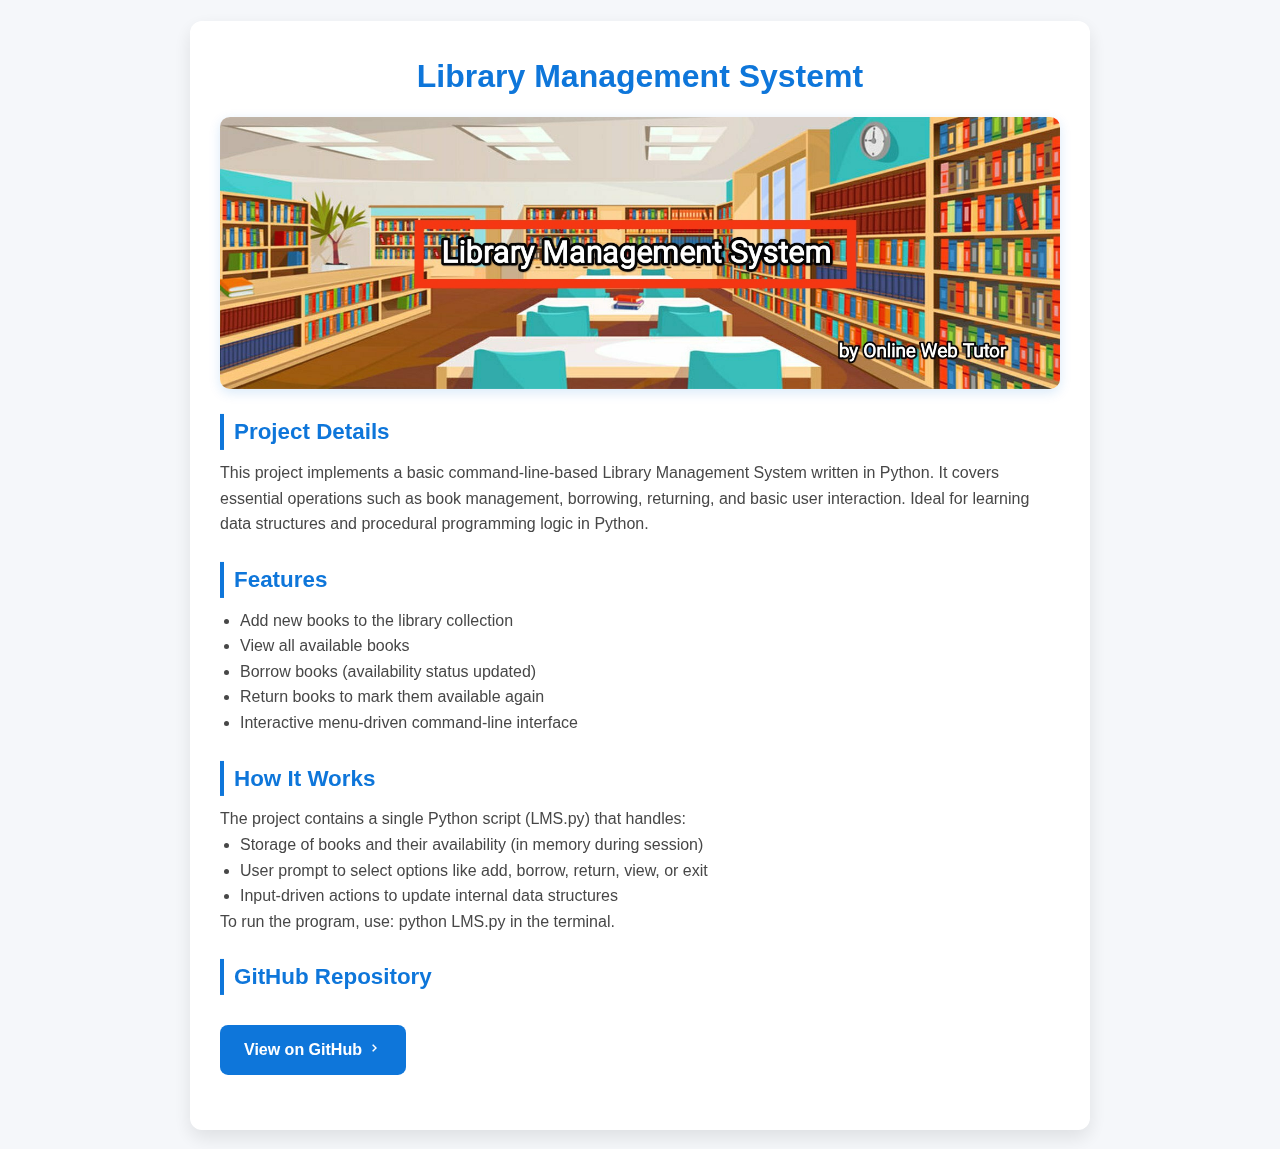
<file: Sections/Library-SQL.html>
<!DOCTYPE html>
<html lang="en">
<head>
  <meta charset="UTF-8" />
  <meta name="viewport" content="width=device-width, initial-scale=1" />
  <title>Library Management System</title>
  <link href="https://cdn.jsdelivr.net/npm/boxicons@2.1.4/css/boxicons.min.css" rel="stylesheet" />
  <style>
    * {
      margin: 0;
      padding: 0;
      box-sizing: border-box;
      font-family: 'Segoe UI', Tahoma, Geneva, Verdana, sans-serif;
    }
    body {
      background: #f5f7fa;
      color: #333;
      line-height: 1.6;
      padding: 20px;
      min-height: 100vh;
      display: flex;
      justify-content: center;
      align-items: center;
    }
    .container {
      background: #fff;
      max-width: 900px;
      width: 100%;
      padding: 30px;
      border-radius: 12px;
      box-shadow: 0 8px 20px rgba(0,0,0,0.1);
      overflow: hidden;
    }
    h1 {
      font-size: 2rem;
      margin-bottom: 15px;
      color: #0a74da;
      text-align: center;
    }
    .project-image {
      width: 100%;
      max-height: 400px;
      object-fit: contain;
      border-radius: 10px;
      margin-bottom: 25px;
      box-shadow: 0 4px 12px rgba(10, 116, 218, 0.15);
      display: block;
      margin-left: auto;
      margin-right: auto;
    }
    .section {
      margin-bottom: 25px;
    }
    .section h2 {
      font-size: 1.4rem;
      margin-bottom: 10px;
      border-left: 4px solid #0a74da;
      padding-left: 10px;
      color: #0a74da;
    }
    .section p, .section ul {
      font-size: 1rem;
      color: #444;
    }
    ul {
      list-style-type: disc;
      margin-left: 20px;
    }
    .btn-link {
      display: inline-block;
      background-color: #0a74da;
      color: white;
      padding: 12px 24px;
      text-decoration: none;
      border-radius: 8px;
      font-weight: 600;
      transition: background-color 0.3s ease;
      margin-top: 20px;
      text-align: center;
    }
    .btn-link:hover {
      background-color: #084ca3;
    }
    .results-grid {
      display: grid;
      grid-template-columns: repeat(auto-fit, minmax(250px, 1fr));
      gap: 15px;
    }
    .results-grid img {
      width: 100%;
      height: 160px;
      object-fit: cover;
      border-radius: 10px;
      box-shadow: 0 4px 10px rgba(10, 116, 218, 0.15);
      transition: transform 0.3s ease;
      cursor: pointer;
    }
    .results-grid img:hover {
      transform: scale(1.05);
    }
    @media (max-width: 600px) {
      h1 {
        font-size: 1.6rem;
      }
      .container {
        padding: 20px;
      }
    }
  </style>
</head>
<body>
  <div class="container">
    <h1>Library Management Systemt</h1>
    <img
      src="../assets/library-img.jpg"
      alt="Library SQL"
      class="project-image"
    />

    <div class="section">
      <h2>Project Details</h2>
       <p>
        This project implements a basic command‑line-based Library Management System written in Python.
        It covers essential operations such as book management, borrowing, returning, and basic user interaction.
        Ideal for learning data structures and procedural programming logic in Python.  
    </p>
    </div>

    <div class="section">
      <h2>Features</h2>
      <ul>
        <li>Add new books to the library collection</li>
        <li>View all available books</li>
        <li>Borrow books (availability status updated)</li>
        <li>Return books to mark them available again</li>
        <li>Interactive menu-driven command-line interface</li>
      </ul>
    </div>

    <div class="section">
    <h2>How It Works</h2>
    <p>
      The project contains a single Python script (<code>LMS.py</code>) that handles:
    </p>
    <ul>
      <li>Storage of books and their availability (in memory during session)</li>
      <li>User prompt to select options like add, borrow, return, view, or exit</li>
      <li>Input-driven actions to update internal data structures</li>
    </ul>
    <p>
      To run the program, use: <code>python LMS.py</code> in the terminal.  
    </p>
  </div>

    <div class="section">
      <h2>GitHub Repository</h2>
      <a
        href="https://github.com/billaprashanth/Library-Management-System.git"
        target="_blank"
        rel="noopener noreferrer"
        class="btn-link"
      >
        View on GitHub <i class="bx bx-chevron-right"></i>
      </a>
    </div>

  </div>

  <script src="https://cdnjs.cloudflare.com/ajax/libs/gsap/3.12.2/gsap.min.js"></script>
  <script>
    window.onload = () => {
      gsap.from(".container", {
        duration: 1.2,
        y: 50,
        opacity: 0,
        ease: "power3.out",
      });
    };
  </script>
</body>
</html>
</file>
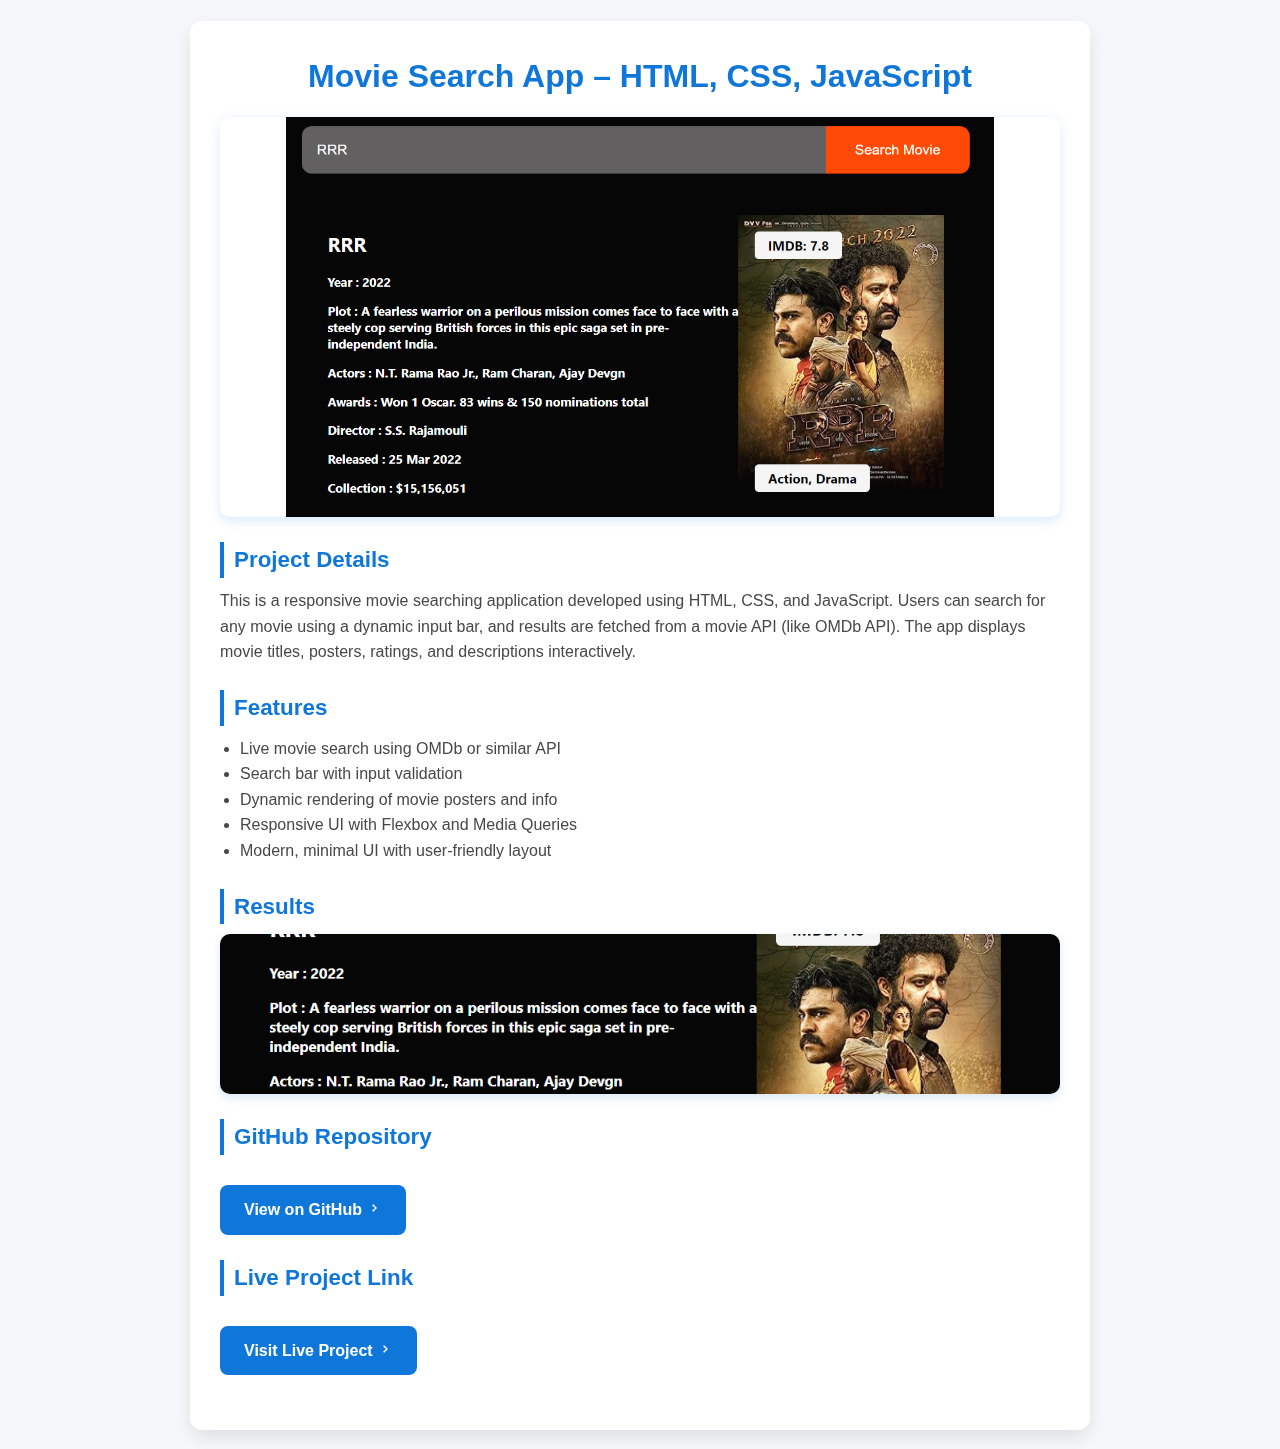
<file: Sections/movie_web.html>
<!DOCTYPE html>
<html lang="en">
<head>
  <meta charset="UTF-8" />
  <meta name="viewport" content="width=device-width, initial-scale=1" />
  <title>Movie Search App – HTML, CSS, JavaScript</title>
  <link href="https://cdn.jsdelivr.net/npm/boxicons@2.1.4/css/boxicons.min.css" rel="stylesheet" />
  <style>
    * {
      margin: 0;
      padding: 0;
      box-sizing: border-box;
      font-family: 'Segoe UI', Tahoma, Geneva, Verdana, sans-serif;
    }
    body {
      background: #f5f7fa;
      color: #333;
      line-height: 1.6;
      padding: 20px;
      min-height: 100vh;
      display: flex;
      justify-content: center;
      align-items: center;
    }
    .container {
      background: #fff;
      max-width: 900px;
      width: 100%;
      padding: 30px;
      border-radius: 12px;
      box-shadow: 0 8px 20px rgba(0,0,0,0.1);
      overflow: hidden;
    }
    h1 {
      font-size: 2rem;
      margin-bottom: 15px;
      color: #0a74da;
      text-align: center;
    }
    .project-image {
      width: 100%;
      max-height: 400px;
      object-fit: contain;
      border-radius: 10px;
      margin-bottom: 25px;
      box-shadow: 0 4px 12px rgba(10, 116, 218, 0.15);
      display: block;
      margin-left: auto;
      margin-right: auto;
    }
    .section {
      margin-bottom: 25px;
    }
    .section h2 {
      font-size: 1.4rem;
      margin-bottom: 10px;
      border-left: 4px solid #0a74da;
      padding-left: 10px;
      color: #0a74da;
    }
    .section p, .section ul {
      font-size: 1rem;
      color: #444;
    }
    ul {
      list-style-type: disc;
      margin-left: 20px;
    }
    .btn-link {
      display: inline-block;
      background-color: #0a74da;
      color: white;
      padding: 12px 24px;
      text-decoration: none;
      border-radius: 8px;
      font-weight: 600;
      transition: background-color 0.3s ease;
      margin-top: 20px;
      text-align: center;
    }
    .btn-link:hover {
      background-color: #084ca3;
    }
    .results-grid {
      display: grid;
      grid-template-columns: repeat(auto-fit, minmax(250px, 1fr));
      gap: 15px;
    }
    .results-grid img {
      width: 100%;
      height: 160px;
      object-fit: cover;
      border-radius: 10px;
      box-shadow: 0 4px 10px rgba(10, 116, 218, 0.15);
      transition: transform 0.3s ease;
      cursor: pointer;
    }
    .results-grid img:hover {
      transform: scale(1.05);
    }
    @media (max-width: 600px) {
      h1 {
        font-size: 1.6rem;
      }
      .container {
        padding: 20px;
      }
    }
  </style>
</head>
<body>
  <div class="container">
    <h1>Movie Search App – HTML, CSS, JavaScript</h1>
    <img
      src="../assets/Movie-info-Project1.png"
      alt="Movie Search App"
      class="project-image"
    />

    <div class="section">
      <h2>Project Details</h2>
      <p>
        This is a responsive movie searching application developed using HTML, CSS, and JavaScript. Users can search for any movie using a dynamic input bar, and results are fetched from a movie API (like OMDb API). The app displays movie titles, posters, ratings, and descriptions interactively.
      </p>
    </div>

    <div class="section">
      <h2>Features</h2>
      <ul>
        <li>Live movie search using OMDb or similar API</li>
        <li>Search bar with input validation</li>
        <li>Dynamic rendering of movie posters and info</li>
        <li>Responsive UI with Flexbox and Media Queries</li>
        <li>Modern, minimal UI with user-friendly layout</li>
      </ul>
    </div>

    <div class="section">
      <h2>Results</h2>
      <div class="results-grid">
        <img src="../assets/Movie-info-Project1.png" alt="Search Results 1" />
      </div>
    </div>

    <div class="section">
      <h2>GitHub Repository</h2>
      <a
        href="https://github.com/billaprashanth/movie-information"
        target="_blank"
        rel="noopener noreferrer"
        class="btn-link"
      >
        View on GitHub <i class="bx bx-chevron-right"></i>
      </a>
    </div>

    <div class="section">
      <h2>Live Project Link</h2>
      <a
        href="https://movie-application-jade.vercel.app/"
        target="_blank"
        rel="noopener noreferrer"
        class="btn-link"
      >
        Visit Live Project <i class="bx bx-chevron-right"></i>
      </a>
    </div>
  </div>

  <script src="https://cdnjs.cloudflare.com/ajax/libs/gsap/3.12.2/gsap.min.js"></script>
  <script>
    window.onload = () => {
      gsap.from(".container", {
        duration: 1.2,
        y: 50,
        opacity: 0,
        ease: "power3.out",
      });
    };
  </script>
</body>
</html>
</file>
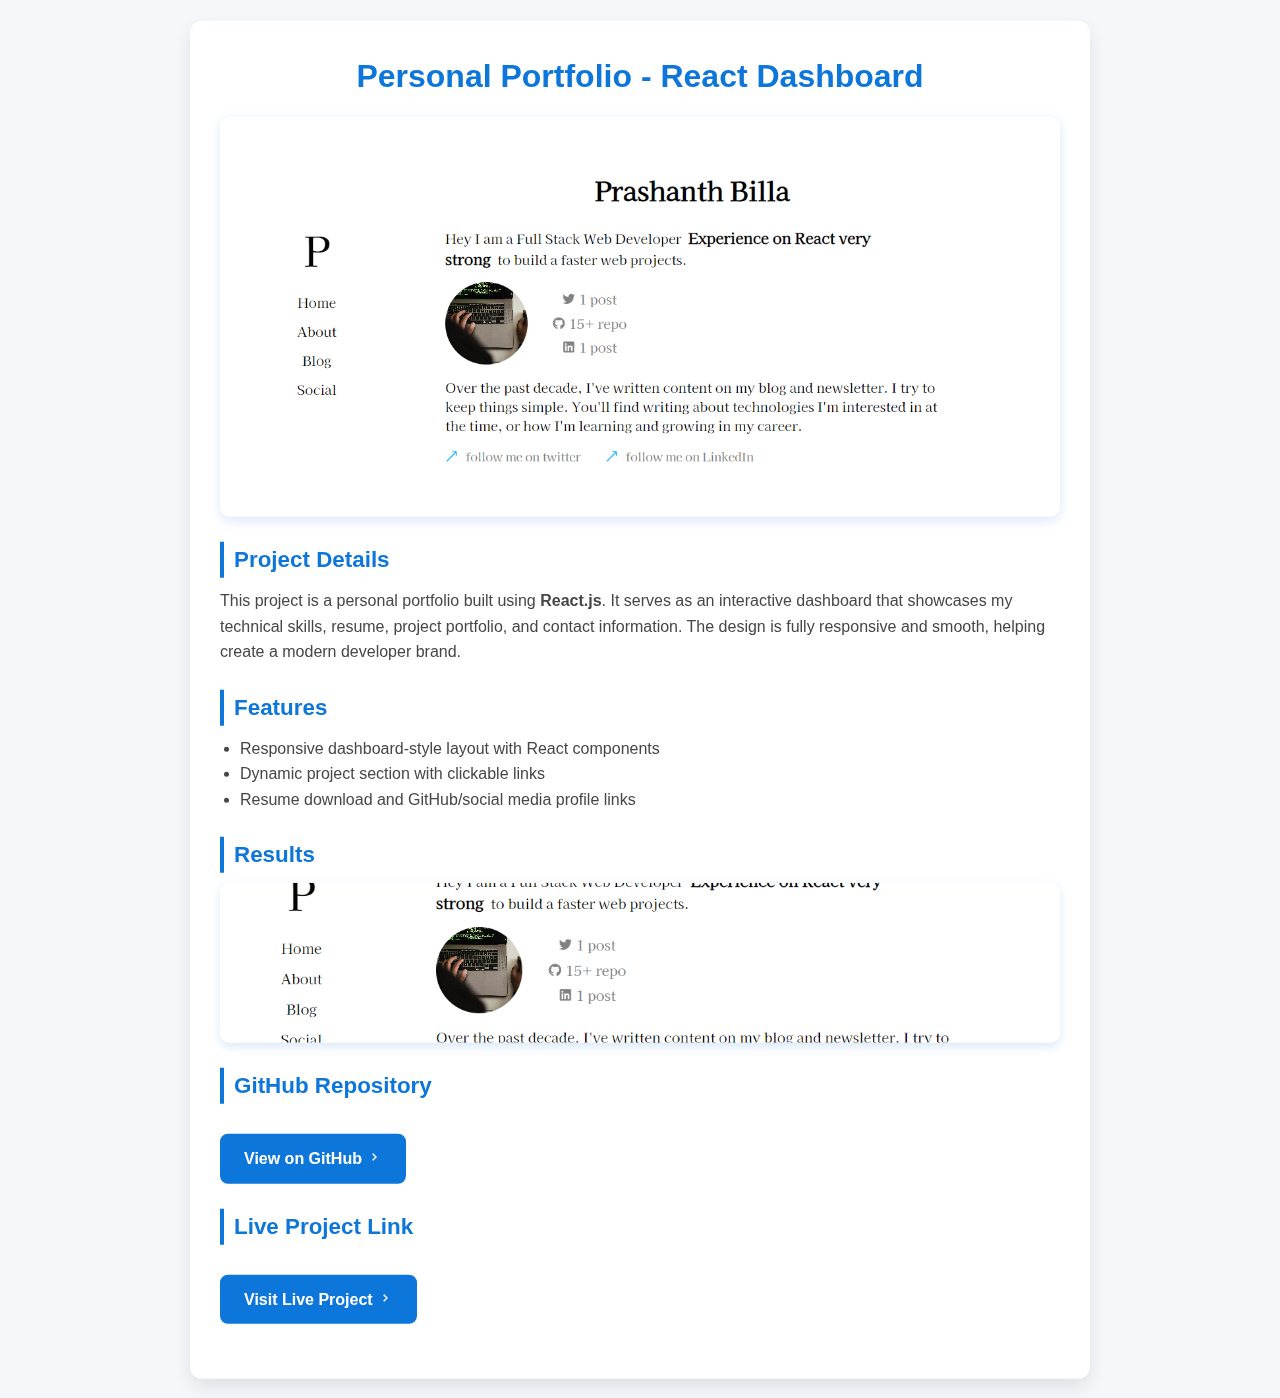
<file: Sections/portfolio_web.html>
<!DOCTYPE html>
<html lang="en">
<head>
  <meta charset="UTF-8" />
  <meta name="viewport" content="width=device-width, initial-scale=1" />
  <title>Personal Portfolio – React Dashboard</title>
  <link href="https://cdn.jsdelivr.net/npm/boxicons@2.1.4/css/boxicons.min.css" rel="stylesheet" />
  <style>
    * {
      margin: 0;
      padding: 0;
      box-sizing: border-box;
      font-family: 'Segoe UI', Tahoma, Geneva, Verdana, sans-serif;
    }
    body {
      background: #f5f7fa;
      color: #333;
      line-height: 1.6;
      padding: 20px;
      min-height: 100vh;
      display: flex;
      justify-content: center;
      align-items: center;
    }
    .container {
      background: #fff;
      max-width: 900px;
      width: 100%;
      padding: 30px;
      border-radius: 12px;
      box-shadow: 0 8px 20px rgba(0,0,0,0.1);
      overflow: hidden;
    }
    h1 {
      font-size: 2rem;
      margin-bottom: 15px;
      color: #0a74da;
      text-align: center;
    }
    .project-image {
      width: 100%;
      max-height: 400px;
      object-fit: contain;
      border-radius: 10px;
      margin-bottom: 25px;
      box-shadow: 0 4px 12px rgba(10, 116, 218, 0.15);
      display: block;
      margin-left: auto;
      margin-right: auto;
    }
    .section {
      margin-bottom: 25px;
    }
    .section h2 {
      font-size: 1.4rem;
      margin-bottom: 10px;
      border-left: 4px solid #0a74da;
      padding-left: 10px;
      color: #0a74da;
    }
    .section p, .section ul {
      font-size: 1rem;
      color: #444;
    }
    ul {
      list-style-type: disc;
      margin-left: 20px;
    }
    .btn-link {
      display: inline-block;
      background-color: #0a74da;
      color: white;
      padding: 12px 24px;
      text-decoration: none;
      border-radius: 8px;
      font-weight: 600;
      transition: background-color 0.3s ease;
      margin-top: 20px;
      text-align: center;
    }
    .btn-link:hover {
      background-color: #084ca3;
    }
    .results-grid {
      display: grid;
      grid-template-columns: repeat(auto-fit, minmax(250px, 1fr));
      gap: 15px;
    }
    .results-grid img {
      width: 100%;
      height: 160px;
      object-fit: cover;
      border-radius: 10px;
      box-shadow: 0 4px 10px rgba(10, 116, 218, 0.15);
      transition: transform 0.3s ease;
      cursor: pointer;
    }
    .results-grid img:hover {
      transform: scale(1.05);
    }
    @media (max-width: 600px) {
      h1 {
        font-size: 1.6rem;
      }
      .container {
        padding: 20px;
      }
    }
  </style>
</head>
<body>
  <div class="container">
    <h1>Personal Portfolio - React Dashboard</h1>
    <img
      src="../assets/Portfolio1.png"
      alt="React Portfolio Cover"
      class="project-image"
    />

    <div class="section">
      <h2>Project Details</h2>
      <p>
        This project is a personal portfolio built using <strong>React.js</strong>. It serves as an interactive dashboard that showcases my technical skills, resume, project portfolio, and contact information. The design is fully responsive and smooth, helping create a modern developer brand.
      </p>
    </div>

    <div class="section">
      <h2>Features</h2>
      <ul>
        <li>Responsive dashboard-style layout with React components</li>
        <li>Dynamic project section with clickable links</li>
        <li>Resume download and GitHub/social media profile links</li>
      </ul>
    </div>

    <div class="section">
      <h2>Results</h2>
      <div class="results-grid">
        <img src="../assets/Portfolio1.png" alt="Portfolio Section" />
      </div>
    </div>

    <div class="section">
      <h2>GitHub Repository</h2>
      <a
        href="https://github.com/billaprashanth/portfolio1"
        target="_blank"
        rel="noopener noreferrer"
        class="btn-link"
      >
        View on GitHub <i class="bx bx-chevron-right"></i>
      </a>
    </div>

    <div class="section">
      <h2>Live Project Link</h2>
      <a
        href="https://portfolio1-omega-eight.vercel.app/"
        target="_blank"
        rel="noopener noreferrer"
        class="btn-link"
      >
        Visit Live Project <i class="bx bx-chevron-right"></i>
      </a>
    </div>
  </div>

  <script src="https://cdnjs.cloudflare.com/ajax/libs/gsap/3.12.2/gsap.min.js"></script>
  <script>
    window.onload = () => {
      gsap.from(".container", {
        duration: 1.2,
        y: 50,
        opacity: 0,
        ease: "power3.out",
      });
    };
  </script>
</body>
</html>
</file>
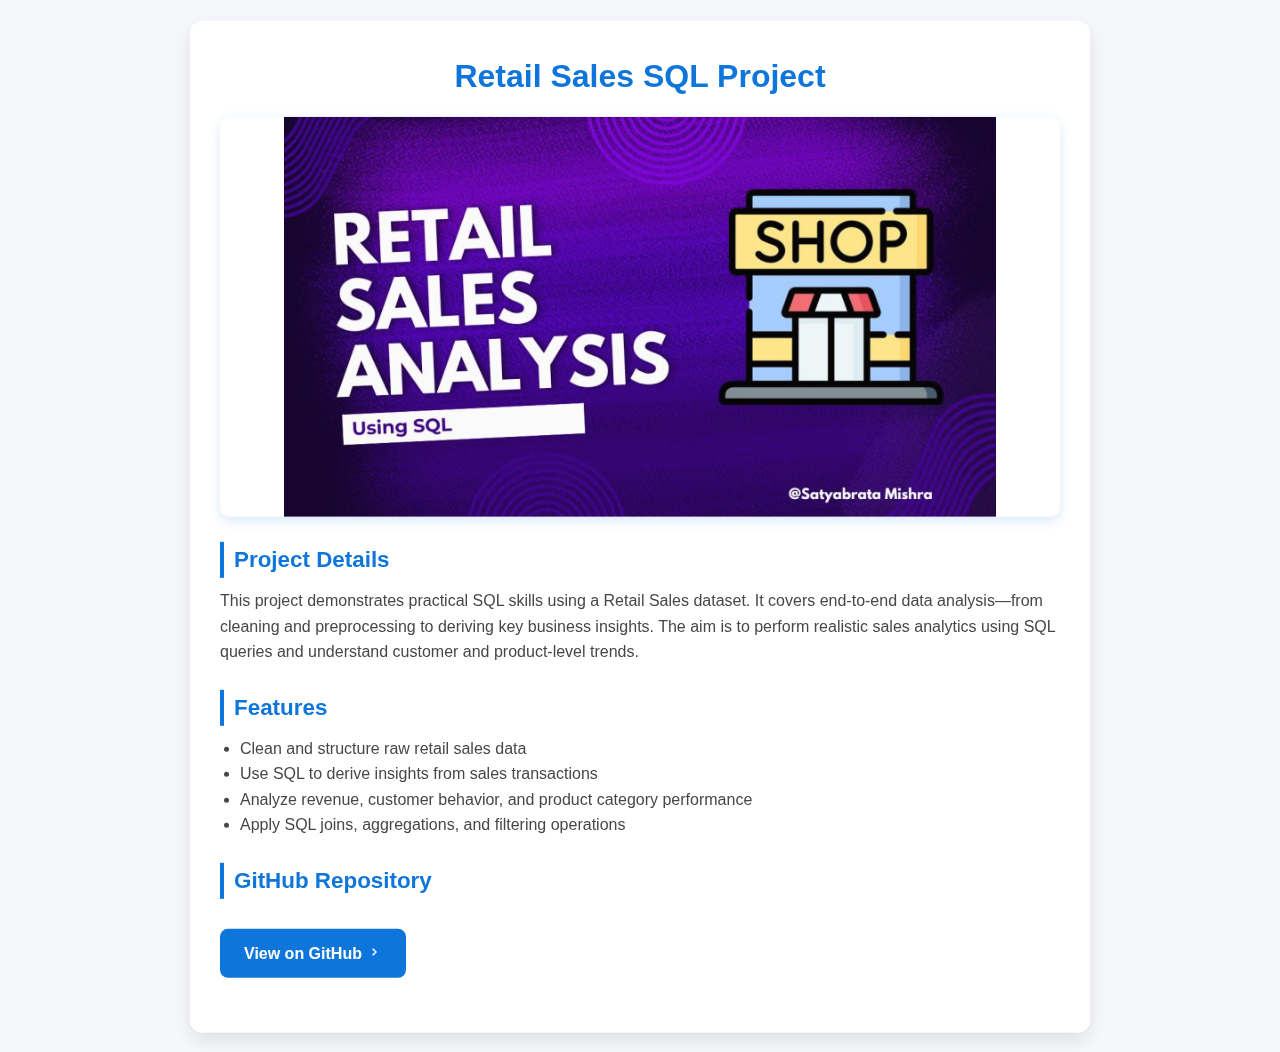
<file: Sections/Retail_SQL.html>
<!DOCTYPE html>
<html lang="en">
<head>
  <meta charset="UTF-8" />
  <meta name="viewport" content="width=device-width, initial-scale=1" />
  <title>Retail-Sales-SQL-Project</title>
  <link href="https://cdn.jsdelivr.net/npm/boxicons@2.1.4/css/boxicons.min.css" rel="stylesheet" />
  <style>
    * {
      margin: 0;
      padding: 0;
      box-sizing: border-box;
      font-family: 'Segoe UI', Tahoma, Geneva, Verdana, sans-serif;
    }
    body {
      background: #f5f7fa;
      color: #333;
      line-height: 1.6;
      padding: 20px;
      min-height: 100vh;
      display: flex;
      justify-content: center;
      align-items: center;
    }
    .container {
      background: #fff;
      max-width: 900px;
      width: 100%;
      padding: 30px;
      border-radius: 12px;
      box-shadow: 0 8px 20px rgba(0,0,0,0.1);
      overflow: hidden;
    }
    h1 {
      font-size: 2rem;
      margin-bottom: 15px;
      color: #0a74da;
      text-align: center;
    }
    .project-image {
      width: 100%;
      max-height: 400px;
      object-fit: contain;
      border-radius: 10px;
      margin-bottom: 25px;
      box-shadow: 0 4px 12px rgba(10, 116, 218, 0.15);
      display: block;
      margin-left: auto;
      margin-right: auto;
    }
    .section {
      margin-bottom: 25px;
    }
    .section h2 {
      font-size: 1.4rem;
      margin-bottom: 10px;
      border-left: 4px solid #0a74da;
      padding-left: 10px;
      color: #0a74da;
    }
    .section p, .section ul {
      font-size: 1rem;
      color: #444;
    }
    ul {
      list-style-type: disc;
      margin-left: 20px;
    }
    .btn-link {
      display: inline-block;
      background-color: #0a74da;
      color: white;
      padding: 12px 24px;
      text-decoration: none;
      border-radius: 8px;
      font-weight: 600;
      transition: background-color 0.3s ease;
      margin-top: 20px;
      text-align: center;
    }
    .btn-link:hover {
      background-color: #084ca3;
    }
    .results-grid {
      display: grid;
      grid-template-columns: repeat(auto-fit, minmax(250px, 1fr));
      gap: 15px;
    }
    .results-grid img {
      width: 100%;
      height: 160px;
      object-fit: cover;
      border-radius: 10px;
      box-shadow: 0 4px 10px rgba(10, 116, 218, 0.15);
      transition: transform 0.3s ease;
      cursor: pointer;
    }
    .results-grid img:hover {
      transform: scale(1.05);
    }
    @media (max-width: 600px) {
      h1 {
        font-size: 1.6rem;
      }
      .container {
        padding: 20px;
      }
    }
  </style>
</head>
<body>
  <div class="container">
    <h1>Retail Sales SQL Project</h1>
    <img
      src="../assets/Retail_Sale.jpg"
      alt="Retail Sale"
      class="project-image"
    />

    <div class="section">
      <h2>Project Details</h2>
      <p>
        This project demonstrates practical SQL skills using a Retail Sales dataset.
        It covers end-to-end data analysis—from cleaning and preprocessing to deriving 
        key business insights. The aim is to perform realistic sales analytics using SQL queries
        and understand customer and product-level trends.
    </p>
    </div>

    <div class="section">
      <h2>Features</h2>
      <ul>
        <li>Clean and structure raw retail sales data</li>
        <li>Use SQL to derive insights from sales transactions</li>
        <li>Analyze revenue, customer behavior, and product category performance</li>
        <li>Apply SQL joins, aggregations, and filtering operations</li>
      </ul>
    </div>
    

    <div class="section">
      <h2>GitHub Repository</h2>
      <a
        href="https://github.com/billaprashanth/Retail-Sales-SQL-Project.git"
        target="_blank"
        rel="noopener noreferrer"
        class="btn-link"
      >
        View on GitHub <i class="bx bx-chevron-right"></i>
      </a>
    </div>

  </div>

  <script src="https://cdnjs.cloudflare.com/ajax/libs/gsap/3.12.2/gsap.min.js"></script>
  <script>
    window.onload = () => {
      gsap.from(".container", {
        duration: 1.2,
        y: 50,
        opacity: 0,
        ease: "power3.out",
      });
    };
  </script>
</body>
</html>
</file>
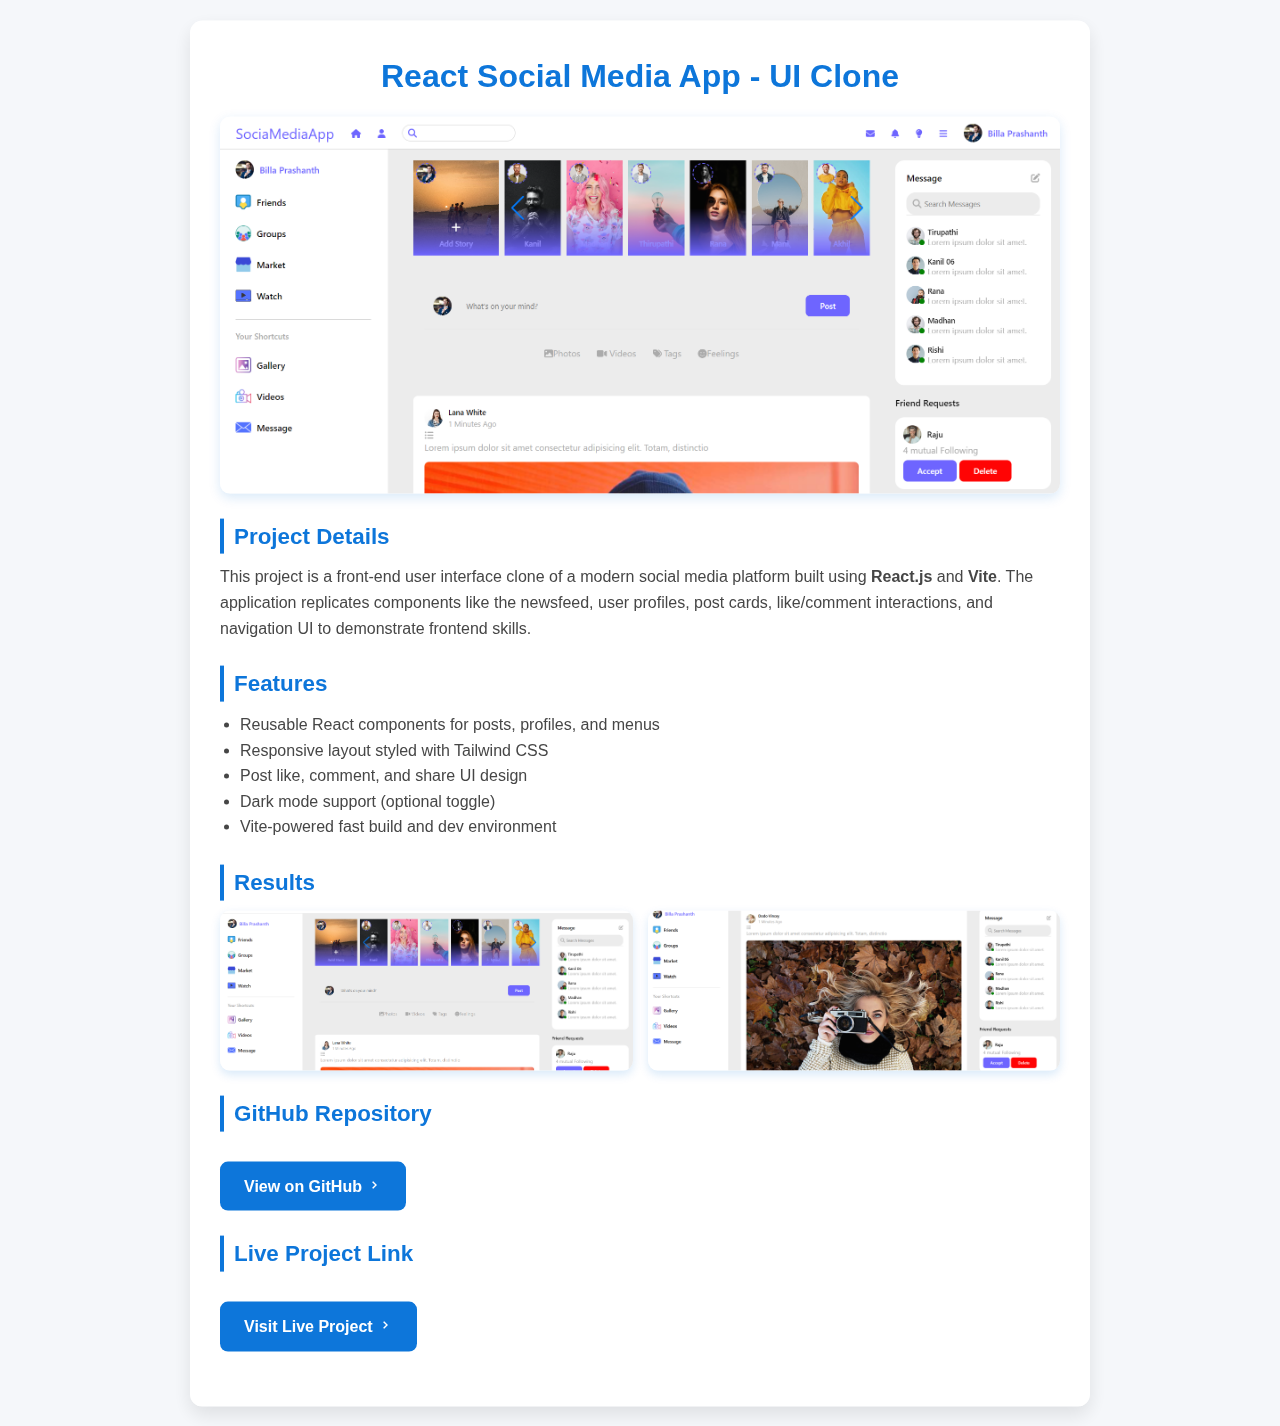
<file: Sections/socialMedia_web.html>
<!DOCTYPE html>
<html lang="en">
<head>
  <meta charset="UTF-8" />
  <meta name="viewport" content="width=device-width, initial-scale=1" />
  <title>React Social Media App – UI Clone</title>
  <link href="https://cdn.jsdelivr.net/npm/boxicons@2.1.4/css/boxicons.min.css" rel="stylesheet" />
  <style>
    * {
      margin: 0;
      padding: 0;
      box-sizing: border-box;
      font-family: 'Segoe UI', Tahoma, Geneva, Verdana, sans-serif;
    }
    body {
      background: #f5f7fa;
      color: #333;
      line-height: 1.6;
      padding: 20px;
      min-height: 100vh;
      display: flex;
      justify-content: center;
      align-items: center;
    }
    .container {
      background: #fff;
      max-width: 900px;
      width: 100%;
      padding: 30px;
      border-radius: 12px;
      box-shadow: 0 8px 20px rgba(0,0,0,0.1);
      overflow: hidden;
    }
    h1 {
      font-size: 2rem;
      margin-bottom: 15px;
      color: #0a74da;
      text-align: center;
    }
    .project-image {
      width: 100%;
      max-height: 400px;
      object-fit: contain;
      border-radius: 10px;
      margin-bottom: 25px;
      box-shadow: 0 4px 12px rgba(10, 116, 218, 0.15);
      display: block;
      margin-left: auto;
      margin-right: auto;
    }
    .section {
      margin-bottom: 25px;
    }
    .section h2 {
      font-size: 1.4rem;
      margin-bottom: 10px;
      border-left: 4px solid #0a74da;
      padding-left: 10px;
      color: #0a74da;
    }
    .section p, .section ul {
      font-size: 1rem;
      color: #444;
    }
    ul {
      list-style-type: disc;
      margin-left: 20px;
    }
    .btn-link {
      display: inline-block;
      background-color: #0a74da;
      color: white;
      padding: 12px 24px;
      text-decoration: none;
      border-radius: 8px;
      font-weight: 600;
      transition: background-color 0.3s ease;
      margin-top: 20px;
      text-align: center;
    }
    .btn-link:hover {
      background-color: #084ca3;
    }
    .results-grid {
      display: grid;
      grid-template-columns: repeat(auto-fit, minmax(250px, 1fr));
      gap: 15px;
    }
    .results-grid img {
      width: 100%;
      height: 160px;
      object-fit: cover;
      border-radius: 10px;
      box-shadow: 0 4px 10px rgba(10, 116, 218, 0.15);
      transition: transform 0.3s ease;
      cursor: pointer;
    }
    .results-grid img:hover {
      transform: scale(1.05);
    }
    @media (max-width: 600px) {
      h1 {
        font-size: 1.6rem;
      }
      .container {
        padding: 20px;
      }
    }
  </style>
</head>
<body>
  <div class="container">
    <h1>React Social Media App - UI Clone</h1>
    <img
      src="../assets/SocialMedia.png"
      alt="Social Media React UI"
      class="project-image"
    />

    <div class="section">
      <h2>Project Details</h2>
      <p>
        This project is a front-end user interface clone of a modern social media platform built using <strong>React.js</strong> and <strong>Vite</strong>. The application replicates components like the newsfeed, user profiles, post cards, like/comment interactions, and navigation UI to demonstrate frontend skills.
      </p>
    </div>

    <div class="section">
      <h2>Features</h2>
      <ul>
        <li>Reusable React components for posts, profiles, and menus</li>
        <li>Responsive layout styled with Tailwind CSS</li>
        <li>Post like, comment, and share UI design</li>
        <li>Dark mode support (optional toggle)</li>
        <li>Vite-powered fast build and dev environment</li>
      </ul>
    </div>

    <div class="section">
      <h2>Results</h2>
      <div class="results-grid">
        <img src="../assets/SocialMedia.png" alt="Feed View" />
        <img src="../assets/SocialMedia_results.png" alt="Profile View" />
      </div>
    </div>

    <div class="section">
      <h2>GitHub Repository</h2>
      <a
        href="https://github.com/billaprashanth/Social-Media"
        target="_blank"
        rel="noopener noreferrer"
        class="btn-link"
      >
        View on GitHub <i class="bx bx-chevron-right"></i>
      </a>
    </div>

    <div class="section">
      <h2>Live Project Link</h2>
      <a
        href="https://social-media-bice-mu.vercel.app/"
        target="_blank"
        rel="noopener noreferrer"
        class="btn-link"
      >
        Visit Live Project <i class="bx bx-chevron-right"></i>
      </a>
    </div>
  </div>

  <script src="https://cdnjs.cloudflare.com/ajax/libs/gsap/3.12.2/gsap.min.js"></script>
  <script>
    window.onload = () => {
      gsap.from(".container", {
        duration: 1.2,
        y: 50,
        opacity: 0,
        ease: "power3.out",
      });
    };
  </script>
</body>
</html>
</file>
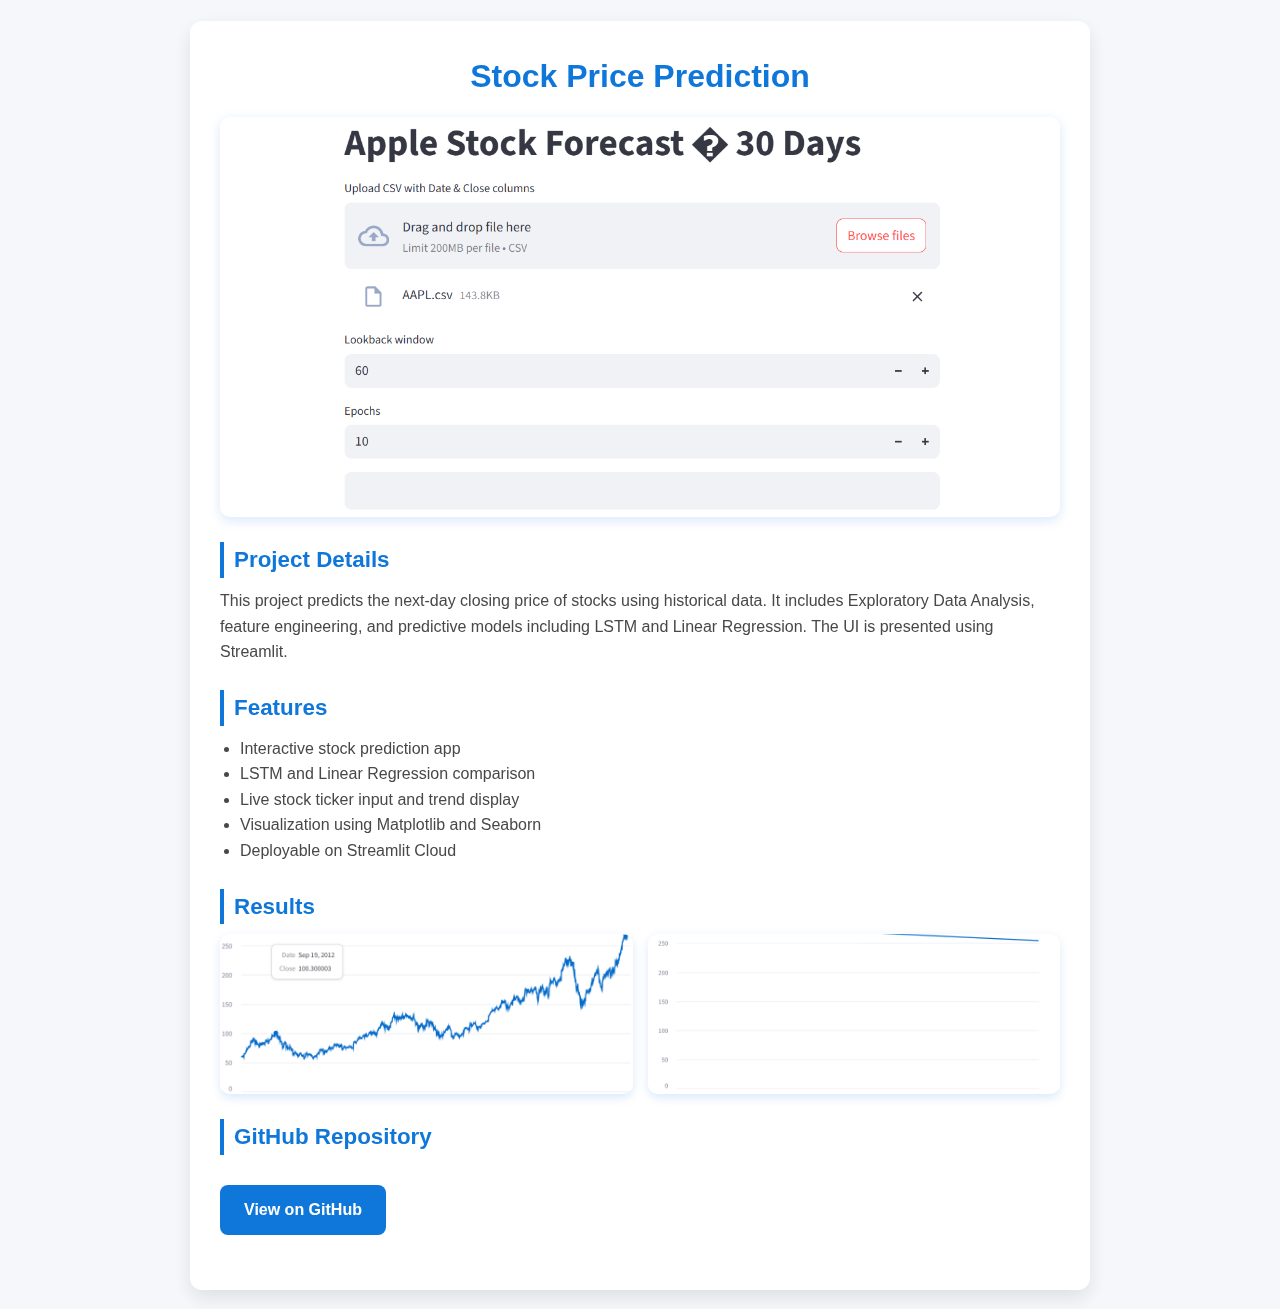
<file: Sections/stockPrice.html>
<!DOCTYPE html>
<html lang="en">
<head>
  <meta charset="UTF-8" />
  <meta name="viewport" content="width=device-width, initial-scale=1" />
  <title>Stock Price Prediction</title>
  <link href="https://cdn.jsdelivr.net/npm/boxicons@2.1.4/css/boxicons.min.css" rel="stylesheet" />
</head>
<body>
  <style>
  * {
    margin: 0;
    padding: 0;
    box-sizing: border-box;
    font-family: 'Segoe UI', Tahoma, Geneva, Verdana, sans-serif;
  }
  body {
    background: #f5f7fa;
    color: #333;
    line-height: 1.6;
    padding: 20px;
    min-height: 100vh;
    display: flex;
    justify-content: center;
    align-items: center;
  }
  .container {
    background: #fff;
    max-width: 900px;
    width: 100%;
    padding: 30px;
    border-radius: 12px;
    box-shadow: 0 8px 20px rgba(0, 0, 0, 0.1);
    overflow: hidden;
  }
  h1 {
    font-size: 2rem;
    margin-bottom: 15px;
    color: #0a74da;
    text-align: center;
  }
  .project-image {
    width: 100%;
    max-height: 400px;
    object-fit: contain;
    border-radius: 10px;
    margin-bottom: 25px;
    box-shadow: 0 4px 12px rgba(10, 116, 218, 0.15);
    display: block;
    margin-left: auto;
    margin-right: auto;
  }
  .section {
    margin-bottom: 25px;
  }
  .section h2 {
    font-size: 1.4rem;
    margin-bottom: 10px;
    border-left: 4px solid #0a74da;
    padding-left: 10px;
    color: #0a74da;
  }
  .section p,
  .section ul {
    font-size: 1rem;
    color: #444;
  }
  ul {
    list-style-type: disc;
    margin-left: 20px;
  }
  .btn-link {
    display: inline-block;
    background-color: #0a74da;
    color: white;
    padding: 12px 24px;
    text-decoration: none;
    border-radius: 8px;
    font-weight: 600;
    transition: background-color 0.3s ease;
    margin-top: 20px;
    text-align: center;
  }
  .btn-link:hover {
    background-color: #084ca3;
  }
  .results-grid {
    display: grid;
    grid-template-columns: repeat(auto-fit, minmax(250px, 1fr));
    gap: 15px;
  }
  .results-grid img {
    width: 100%;
    height: 160px;
    object-fit: cover;
    border-radius: 10px;
    box-shadow: 0 4px 10px rgba(10, 116, 218, 0.15);
    transition: transform 0.3s ease;
    cursor: pointer;
  }
  .results-grid img:hover {
    transform: scale(1.05);
  }
  @media (max-width: 600px) {
    h1 {
      font-size: 1.6rem;
    }
    .container {
      padding: 20px;
    }
  }
</style>
  <div class="container">
    <h1>Stock Price Prediction</h1>
    <img src="../assets/Stock_mainimg.png" class="project-image" alt="Stock App Cover" />

    <div class="section">
      <h2>Project Details</h2>
      <p>
        This project predicts the next-day closing price of stocks using historical data. It includes Exploratory Data Analysis, feature engineering, and predictive models including LSTM and Linear Regression. The UI is presented using Streamlit.
      </p>
    </div>

    <div class="section">
      <h2>Features</h2>
      <ul>
        <li>Interactive stock prediction app</li>
        <li>LSTM and Linear Regression comparison</li>
        <li>Live stock ticker input and trend display</li>
        <li>Visualization using Matplotlib and Seaborn</li>
        <li>Deployable on Streamlit Cloud</li>
      </ul>
    </div>

    <div class="section">
      <h2>Results</h2>
      <div class="results-grid">
        <img src="../assets/stock1.png" alt="LSTM Result" />
        <img src="../assets/stock2.png" alt="Trend Line Chart" />
      </div>
    </div>

    <div class="section">
      <h2>GitHub Repository</h2>
      <a href="https://github.com/billaprashanth/Stock_Price_Prediction" target="_blank" class="btn-link">View on GitHub</a>
    </div>
  </div>

  <script src="https://cdnjs.cloudflare.com/ajax/libs/gsap/3.12.2/gsap.min.js"></script>
  <script>
    gsap.from(".container", { duration: 1.2, y: 50, opacity: 0, ease: "power3.out" });
  </script>
</body>
</html>
</file>
<file: style.css>
@import url('https://fonts.googleapis.com/css2?family=Poppins:ital,wght@0,100;0,200;0,300;0,400;0,500;0,600;0,700;0,800;0,900;1,100;1,200;1,300;1,400;1,500;1,600;1,700;1,800;1,900&display=swap');

* {
    padding: 0;
    margin: 0;
    box-sizing: border-box;
}

body {
    font-family: "Poppins", sans-serif;
    height: 100vh;
    background: #212529;
}

.navbar {
    display: flex;
    align-items: center;
    justify-content: space-between;
    height: 80px;
    padding: 0 50px;
}
.navbar h2 {
    color: #ffb742;
    font-weight: 600;
}

.navbar ul {
    display: flex;
}
.navbar ul li {
    list-style-type: none;
}
.navbar ul li a {
    color: #fff;
    text-decoration: none;
    font-size: 16px;
    margin-right: 24px;
    transition: color .3s ease;
}

.navbar ul li:hover a {
    color: #ffb742;
}

.navbar ul li:last-child a {
    margin: 0;
}
.Hire-btn{
    background-color: #ffb742;
    color: #fff;
    padding: 10px 30px;
    border: none;
    font-weight: 400;
    border-radius: 6px;
    cursor: pointer;
    transition: background-color 0.3s ease;
}
.Hire-btn a {
    text-decoration: none;
    font-weight: 540;
    color: white;
}
.Hire-btn:hover {
    background-color: #fb8c00;
}
.main {
    display: flex;
    align-items: center;
    justify-content: center;
    flex-direction: column;
    height: 640px;
}
.main h4 {
    font-size: 32px;
    color: #fff;
    font-weight: 600;
}
.main h4 span {
    color: #ffb742;
    text-decoration: underline;
}
.main p.title {
    font-size: 44px;
    font-weight: 600;
    color: #fff;
} 

.main p.subtitle {
    font-size: 16px;
    color: #888;
    margin-top: 20px;
}
.main img {
    width: 200px;
    height: 200px;
    object-fit: cover;
    object-position: center;
    margin-top: 80px;
    color: #fff;
    border-radius: 50%;
}

.guarantee{
    margin-top: 50px;
    padding: 0px 50px;
    display: flex;
    flex-wrap: nowrap;
    gap: 24px;
}

.guarantee .item {
    background: #292b2e;
    display: flex;
    justify-content: space-between;
    align-items: center;
    height: 100px;
    width: 100%;
    border: 1px solid transparent;
    border-radius: 8px;
    padding: 0px 30px;
    cursor: pointer;
    transition: all .3s ease;
}
.guarantee .item:hover {
    border-color: #ffb742;
}

.guarantee .item .icon {
    width: 46px;
    height: 46px;
    background: #fff;
    border-radius: 50%;
    display: flex;
    justify-content: center;
    align-items: center;
    transition: background-color .3s ease;
}

.guarantee .item:hover .icon {
    background-color: #ffb742;
}

.guarantee .item .icon i {
    font-size: 30px;
}

.guarantee .item .info {
    display: flex;
    flex-direction: column;
    align-items: center;
}
.guarantee .item .info h3 {
    color: #ffb742;
    font-size: 24px;
}
.guarantee .item .info p {
    color: #fff;
    font-size: 15px;
    font-weight: 500;
}

.guarantee .item > i{
    color: #fff;
    font-size: 30px;
    transition: color .3s ease;
}
.guarantee .item:hover > i {
    color: #ffb742;
}

.separator {
    margin: 50px 50px 30px;
    padding: 10px 20px;
    background: rgba(255, 255, 255, 0.08);
    color: #ffb742;
    border-radius: 12px;
    display: inline-block;
}
.about {
    display: flex;
    justify-content: space-between;
    align-items: center;
    gap: 80px;
    padding: 0px 50px;
}
.about .info h3 {
    color: #fff;
    font-size: 32px;
    font-weight: 600;
    margin-bottom: 10px;
}

.about .info p {
    color: #ccc;
    font-size: 14px;
}
.p-strong {
    font-size: 18px;
    color: #fb8c00;
}
.about .info button {
    margin-top: 30px;
}

.about img {
    width: 340px;
    height: 340px;
    object-fit: cover;
    object-position: center;
}

.skills {
    display: flex;
    justify-content: space-around;
    padding: 0px 50px;
}

.skills .left {
    width: 680px;
}

.skills .left .info h3 {
    color: #fff;
    font-size: 30px;
    margin-bottom: 20px;
}
.skills .left .info p {
    color: #ccc;
    font-size: 14px;
}

.skills .left button {
    margin-top: 30px;
}

.skills .right {
    width: 300px;
    height: 120px;
    display: flex;
    align-items: center;
    justify-content: center;
    flex-wrap: wrap;
    gap: 12px;
}

.skills .right .item {
    display: flex;
    background: #383e45;
    width: 50px;
    height: 50px;
    align-items: center;
    justify-content: center;
    border-radius: 10px;
}

.skills .right .item i {
    font-size: 34px;
    color: #fff;
    transition: all .3s ease;
}

.skills .right .item:hover i {
    color: #ffb742;
}

.project {
    margin-top: 30px;
    display: flex;
    align-items: center;
    flex-wrap: wrap;
    justify-content: space-around;
    gap: 20px;
}
.project .project-item {
    background-color: #292b2e;
    width: 100%;
    max-width: 450px;
    height: auto;
    padding: 20px 30px;
    border-radius: 8px;
    border: 2px solid transparent;
    transition: border-color .3s ease;
}
.project .project-item:hover {
    border-color: #ffb742;
    cursor: pointer;
}
.project .project-item h2,
footer .left h1 {
    color: #fff;
}
.project .project-item p,
footer .left p{
    color: #ccc;
}
.project .project-item .link {
    display: flex;
    align-items: center;
    gap: 5px;
}
.project .project-item .link a {
    color: #fff;
    display: flex;
    text-decoration: none;
}

.project .project-item .link a:hover {
    color: #ffb742;
}


.project .project-item .link strong  {
    color: #ffb742;
}
.project .project-item .link  a  i {
    font-size: 24px;
}
.project .project-item img {
    width: 100%;
    height: 200px;
    object-fit: cover;
    object-position: center;
    border-radius: 3px;
    transition: all .3s ease;
}

.project .project-item img:hover {
    scale: 1.05;
}
footer {
    margin-top: 80px;
    background-color: #383e45;
    padding: 13px 50px;
    display: flex;
    align-items: center;
    justify-content: space-around;
    flex-wrap: wrap;
}
footer .left {
    width: 680px;
}

footer .right {
    width: 220px;
    display: flex;
    align-items: center;
    gap: 10px;
    justify-content: space-around;
}
footer .right a {
    color: #fff;
    border: 1px solid #fff;
    padding: 13px;
    border-radius: 12px;
    text-decoration: none;
    display: flex;
    justify-content: center;
    align-items: center;
    transition: all .3s ease;
    
}
footer .right a:hover {
    color: #ffb742;
    border-radius: 50%;
    border-color: #ffb742;
}

footer .right a i {
    font-size: 26px;
}
 
@media screen and (max-width:1100px) {
    .guarantee {
        flex-wrap: wrap;
        gap: 10px;
    }
    .guarantee .item {
        flex-basis: 49%;
    }
    .skills {
        justify-content: space-between;
        gap: 10px;
    }
    .skills .left {
        width: 500px;
    }
    .skills .left .info h3 {
        font-size: 22px;
    }
    .skills .left .info  p {
        font-size: 12px;
    }
    footer {
        flex-wrap: wrap;
        gap: 20px;
    }
    footer p {
        text-align: center;
        font-size: 14px;
    }
    .navbar {
        padding: 0px 20px;
    }
    
    
}

@media screen and (max-width:786px) {
    .navbar {
        padding: 0px 20px;
    }
    .navbar button {
        display: none;
    }
    .main h4 {
        font-size: 24px;
    }
    .main p.title{
        font-size: 36px;
    }
    .main p.subtitle {
        font-size: 14px;
    }
    .guarantee .item{
        flex-basis: 100%;
    }
    .navbar h2 {
        font-size: 20px;
    }
    .navbar ul li {
        font-size: 14px;
    }
    .skills .right {
        width: 400px;
    }
    .about {
        justify-content: center;
    }
    
}

@media screen and (max-width:630px) {
    .navbar h2 {
        display: none;
    }
    .navbar  {
        justify-content: center;
    }
    .skills  {
        flex-wrap: wrap;
        justify-content: center;
        gap: 20px;
    }
    .skills .right {
        justify-content: center;
    }
    .navbar ul li a {
        font-size: 14px;
    }
    .main {
        margin-top: 50px;
        height: 320px;
        justify-content: start;
    }
    .main h4 {
        font-size: 20px;
    }
    .main p.title {
        font-size: 28px;
    }
    .main p.subtitle {
        font-size: 12px;
    }
    .main img {
        margin-top: 40px;
        width: 150px;
        height: 150px;
    }
    .skills .left .info h3 {
        font-size: 20px;
    }
    footer .left h1 {
        font-size: 22px;
    }
    footer .left p{
        font-size: 11px;
    }
    footer .right a {
        padding: 10px;
    }
    footer .right a i {
        font-size: 20px;
    }
    
}

@media screen and (max-width:480px) {
    .navbar ul li a {
        font-size: 12px;
    }
    .main h4  {
        font-size: 14px;
    }
    .main p.title  {
        font-size: 20px;
    }
    .about .info p{
        font-size: 12px;
    }
    .about .info .p-strong {
        font-size: 13px;
    }
    .project {
        margin-top: 10px;
    }
    .project .project-item h2 {
        font-size: 18px;
    }
    .project .project-item p {
        font-size: 12px;
    }
    .project .project-item strong,
    .project .project-item a  i,
    .project .project-item a{
        font-size: 14px;
    }
    
    .project {
        margin-top: 10px;
    }
}
</file>
